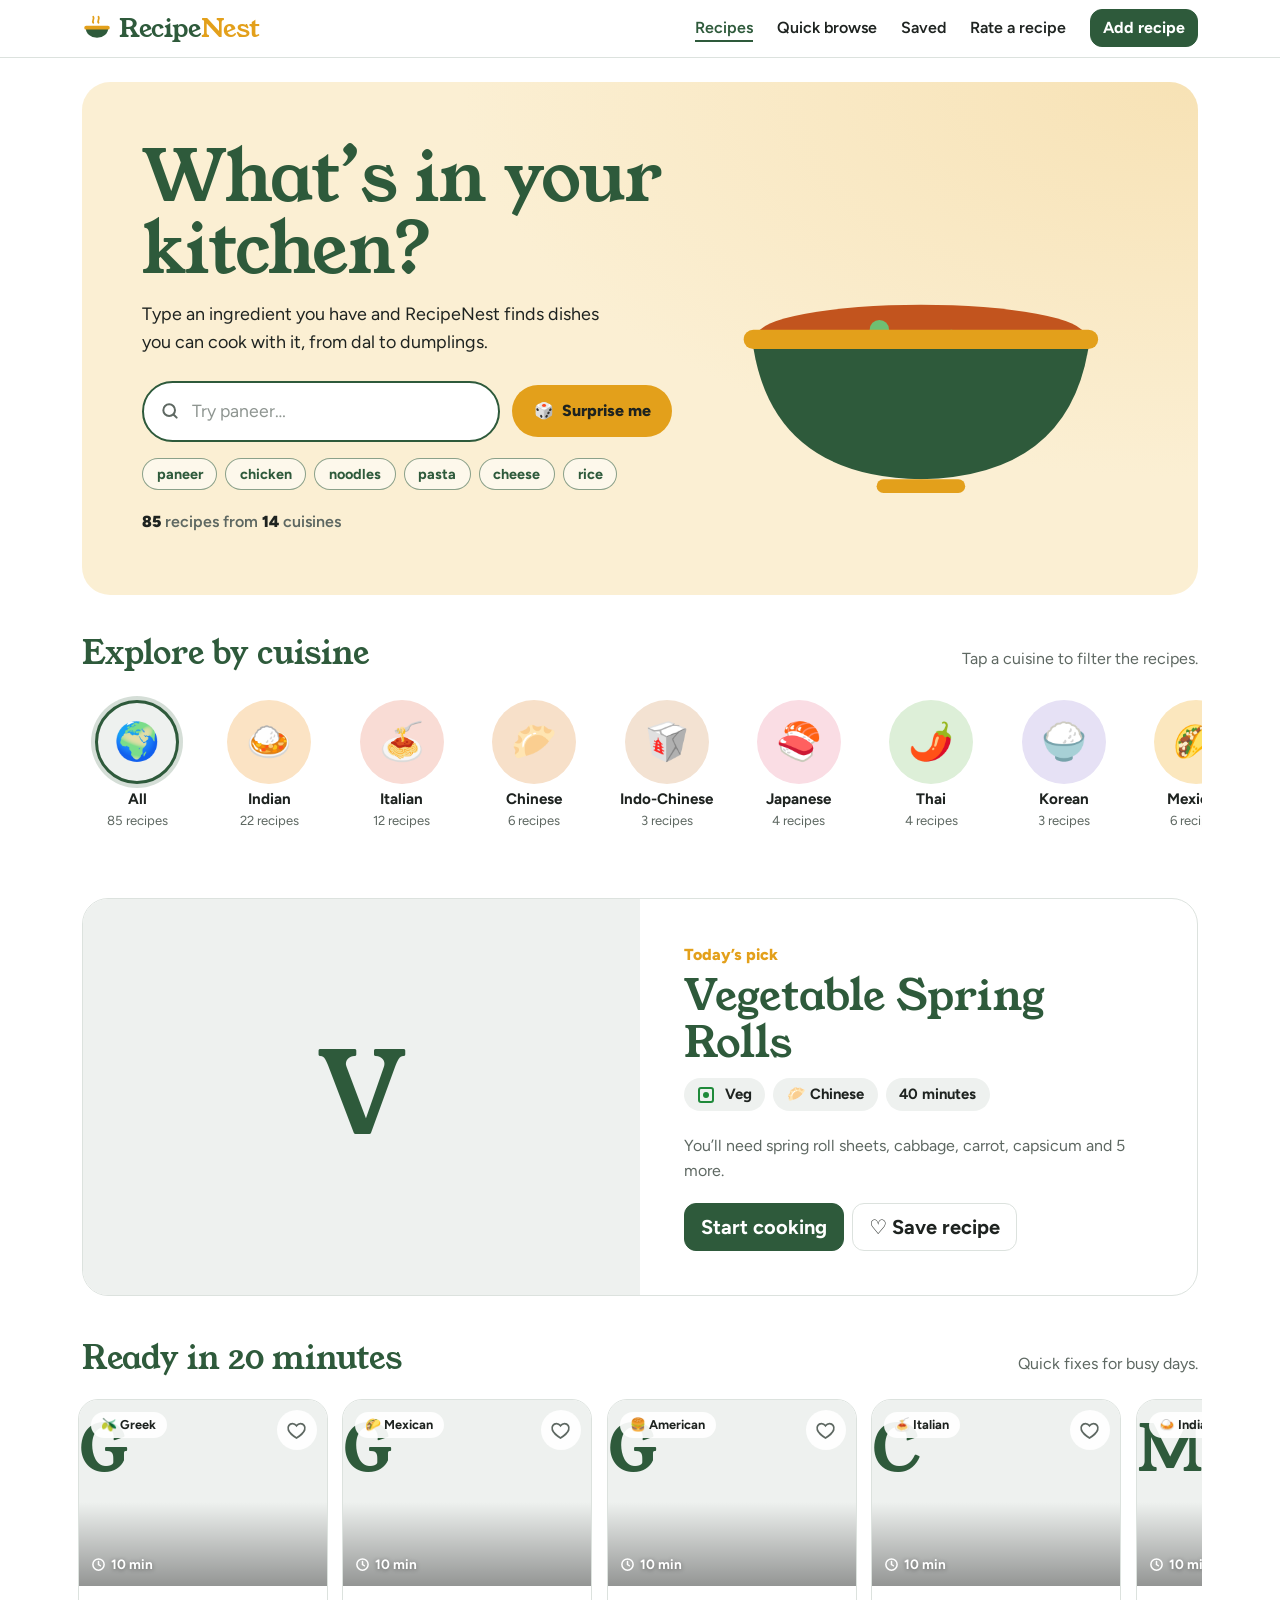
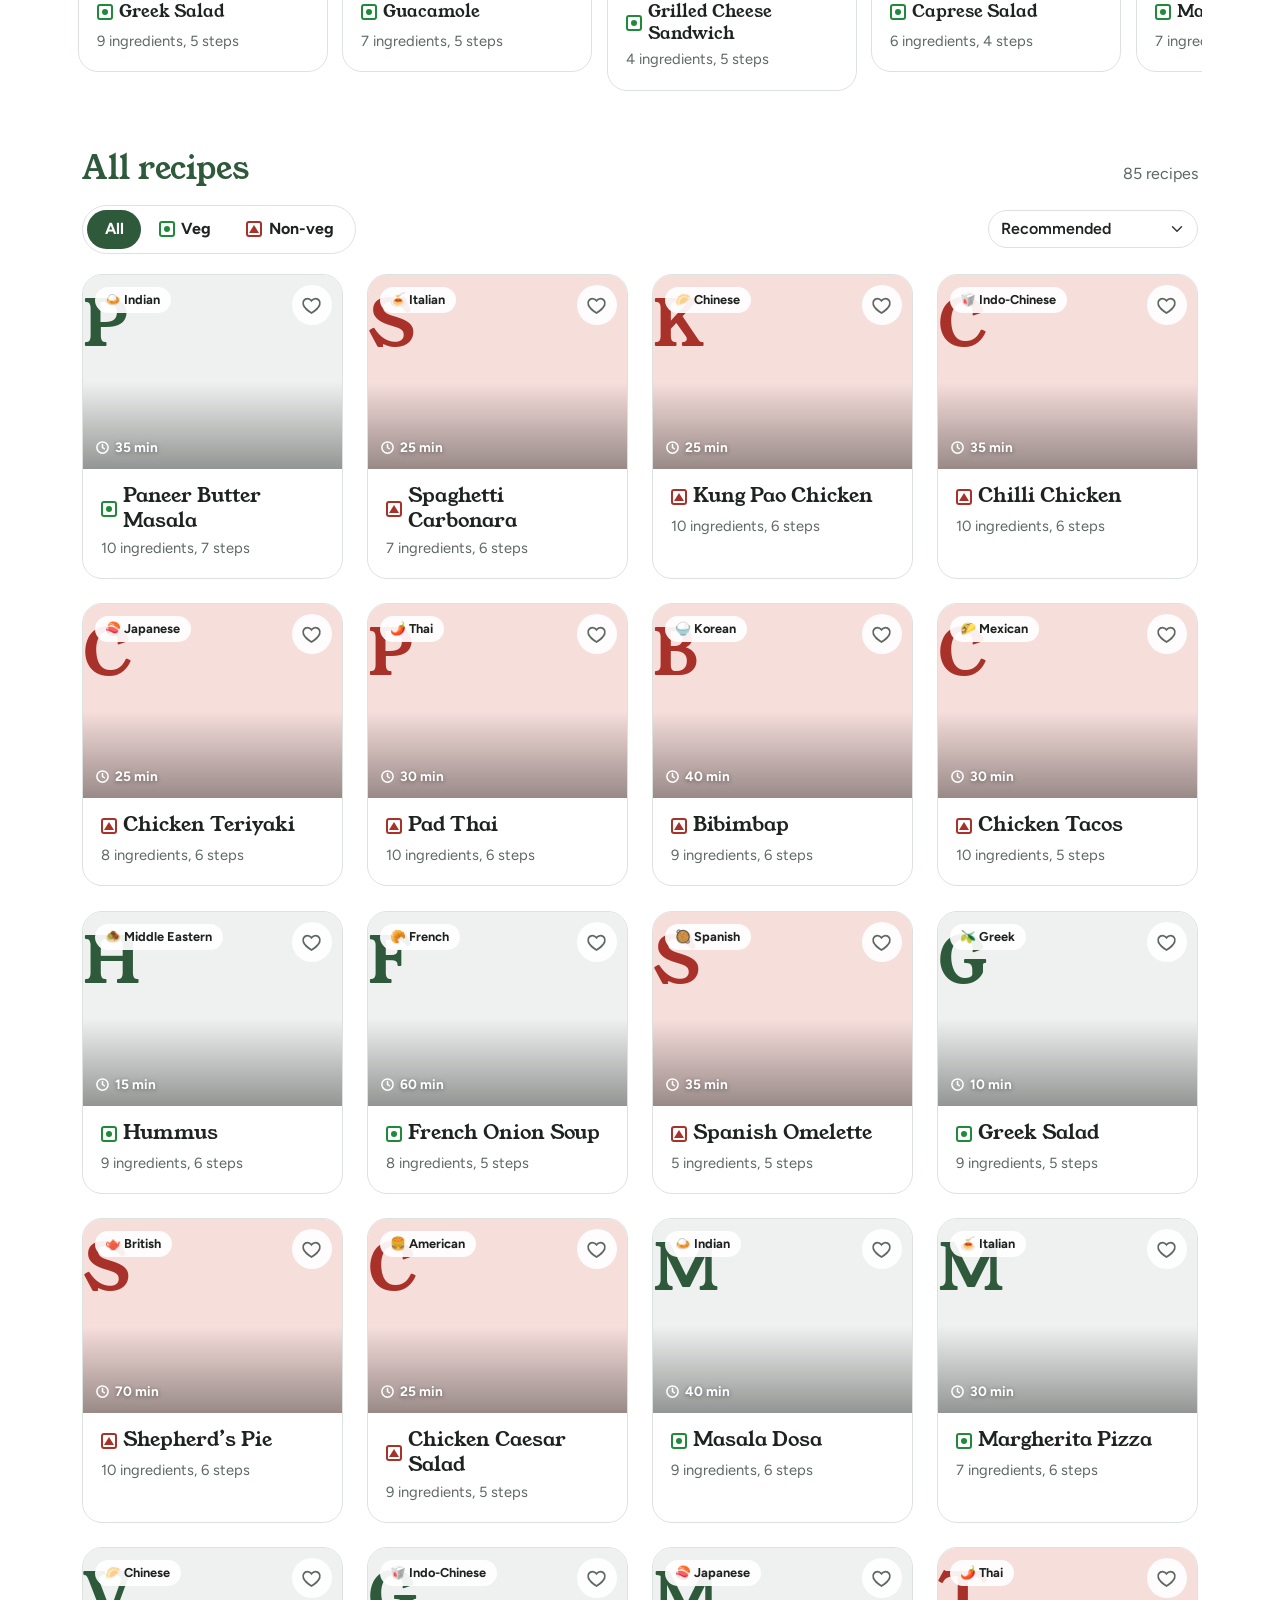
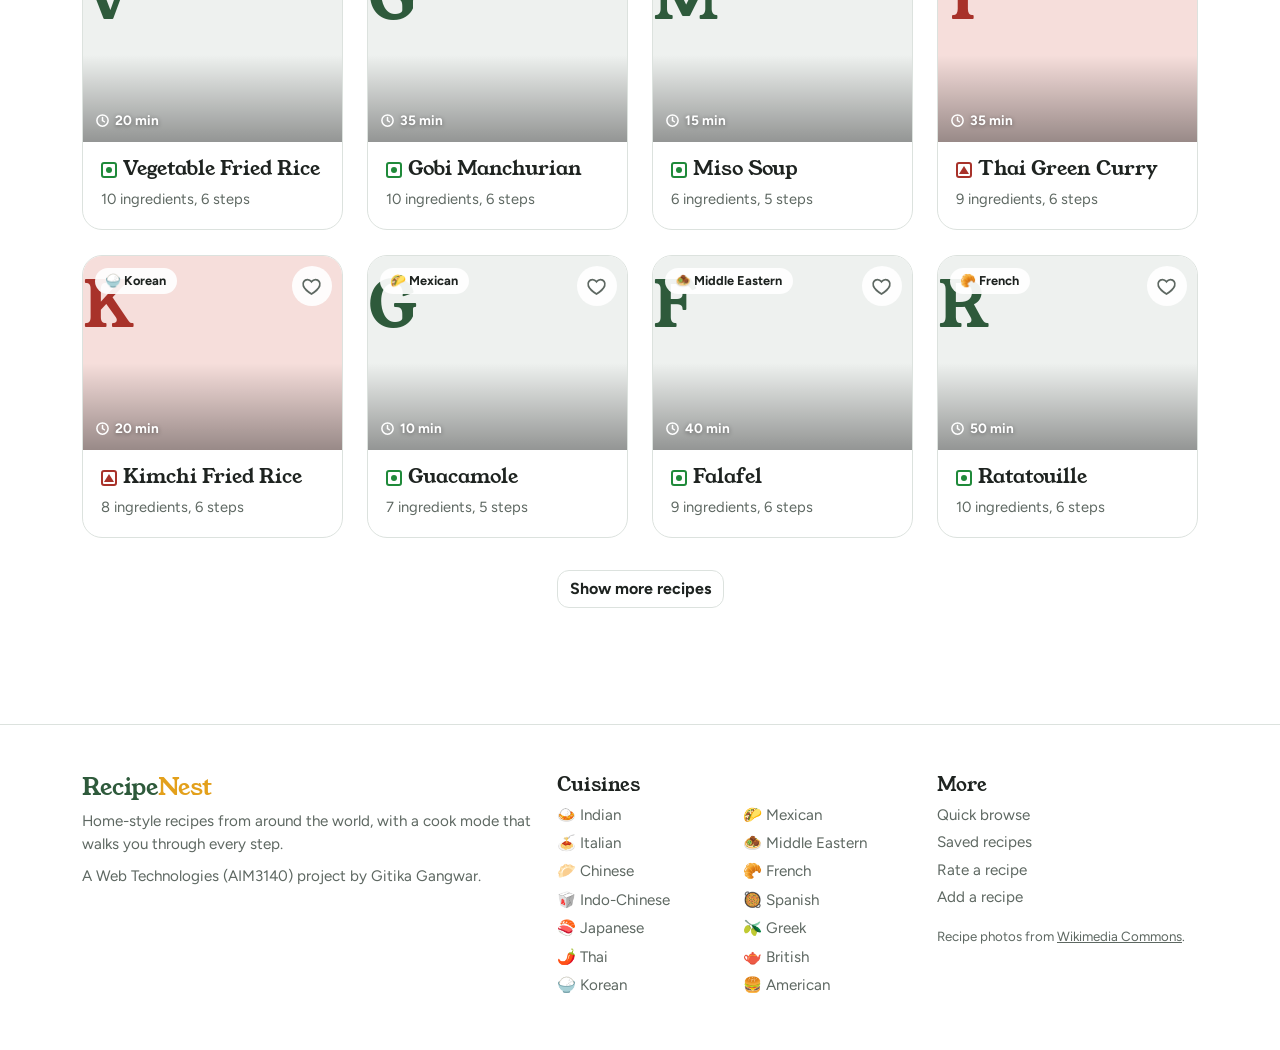
<file: index.html>
<!DOCTYPE html>
<html lang="en">
<head>
<meta charset="UTF-8">
<meta name="viewport" content="width=device-width, initial-scale=1, viewport-fit=cover">
<title>RecipeNest: recipes from 14 cuisines</title>
<meta name="description" content="Find what to cook with what’s in your kitchen. Indian, Italian, Chinese, Japanese, Mexican and more, with step-by-step cook mode.">
<link href="https://cdn.jsdelivr.net/npm/bootstrap@5.3.3/dist/css/bootstrap.min.css" rel="stylesheet">
<link rel="preconnect" href="https://fonts.googleapis.com">
<link rel="preconnect" href="https://fonts.gstatic.com" crossorigin>
<link href="https://fonts.googleapis.com/css2?family=Figtree:wght@400;500;600;700;800&family=Young+Serif&display=swap" rel="stylesheet">
<style>
  :root {
    --bg: #FFFFFF; --surface: #FFFFFF; --steel: #EEF1EF; --hero: #FBEFD3; --hero-2: #F7E2B5;
    --ink: #1E2320; --muted: #5E6862; --line: #DCE2DE;
    --leaf: #2E5A3B; --leaf-hover: #22462D; --on-leaf: #FFFFFF; --heading: #2E5A3B;
    --turmeric: #E3A01B; --veg: #1F8A3A; --chili: #A8322A; --chili-soft: #F6DEDB; --danger: #B42318;
    --heart: #D6336C; --shadow: 0 14px 34px rgba(30, 35, 32, .12);
    color-scheme: light;
  }
  @media (prefers-color-scheme: dark) {
    :root:not([data-theme="light"]) {
      --bg: #141816; --surface: #1C211E; --steel: #262D29; --hero: #2A2517; --hero-2: #362E19;
      --ink: #E8ECE9; --muted: #A3ADA7; --line: #333C37;
      --leaf: #7FB98E; --leaf-hover: #95C9A3; --on-leaf: #10160F; --heading: #A9D6B4;
      --turmeric: #F0B840; --veg: #5CC77A; --chili: #EE8478; --chili-soft: #3A2421; --danger: #F38B80;
      --heart: #F27AA3; --shadow: 0 14px 34px rgba(0, 0, 0, .45);
      color-scheme: dark;
    }
  }
  :root[data-theme="dark"] {
    --bg: #141816; --surface: #1C211E; --steel: #262D29; --hero: #2A2517; --hero-2: #362E19;
    --ink: #E8ECE9; --muted: #A3ADA7; --line: #333C37;
    --leaf: #7FB98E; --leaf-hover: #95C9A3; --on-leaf: #10160F; --heading: #A9D6B4;
    --turmeric: #F0B840; --veg: #5CC77A; --chili: #EE8478; --chili-soft: #3A2421; --danger: #F38B80;
    --heart: #F27AA3; --shadow: 0 14px 34px rgba(0, 0, 0, .45);
    color-scheme: dark;
  }
  :root { box-sizing: border-box; padding-top: env(safe-area-inset-top, 0px); padding-bottom: env(safe-area-inset-bottom, 0px); }
  html { scroll-padding-top: calc(env(safe-area-inset-top, 0px) + 80px); }
  body::before { content: ""; position: fixed; inset: 0 0 auto; height: env(safe-area-inset-top, 0px); z-index: 1031; background: var(--bg); }
  body { font-family: "Figtree", system-ui, -apple-system, "Segoe UI", sans-serif; background: var(--bg); color: var(--ink); line-height: 1.55; }
  h1, h2, h3, .wordmark, .serif { font-family: "Young Serif", Georgia, "Times New Roman", serif; font-weight: 400; }
  a { color: var(--leaf); }
  :focus-visible { outline: 3px solid var(--turmeric); outline-offset: 2px; }
  img { max-width: 100%; }
  button { font: inherit; }

  /* ---------- Nav ---------- */
  .nest-nav { position: sticky; top: env(safe-area-inset-top, 0px); z-index: 1030; background: color-mix(in srgb, var(--bg) 88%, transparent); backdrop-filter: saturate(1.4) blur(10px); -webkit-backdrop-filter: saturate(1.4) blur(10px); border-bottom: 1px solid var(--line); }
  .wordmark { font-size: 1.65rem; color: var(--heading) !important; background: none; border: 0; padding: 0; display: inline-flex; align-items: center; }
  .wordmark svg { margin-right: .45rem; }
  .wordmark span { color: var(--turmeric); }
  .wordmark svg { width: 30px; height: 30px; }
  .nest-nav .nav-link { color: var(--ink); font-weight: 600; background: none; border: 0; display: inline-flex; align-items: center; gap: .35rem; }
  .nest-nav .nav-link:hover { color: var(--leaf); }
  .nest-nav .nav-link[aria-current="page"] { color: var(--leaf); text-decoration: underline; text-underline-offset: 7px; text-decoration-thickness: 2px; }
  .count-badge { background: var(--heart); color: #fff; font-size: .72rem; font-weight: 800; border-radius: 999px; padding: .05rem .45rem; min-width: 1.3rem; text-align: center; }
  .count-badge:empty { display: none; }
  .navbar-toggler { border-color: var(--line); }
  @media (prefers-color-scheme: dark) { :root:not([data-theme="light"]) .navbar-toggler-icon { filter: invert(1); } }
  :root[data-theme="dark"] .navbar-toggler-icon { filter: invert(1); }

  /* ---------- Buttons ---------- */
  .btn { border-radius: 12px; font-weight: 700; }
  .btn-leaf { background: var(--leaf); color: var(--on-leaf); border: 1px solid var(--leaf); }
  .btn-leaf:hover, .btn-leaf:focus { background: var(--leaf-hover); border-color: var(--leaf-hover); color: var(--on-leaf); }
  .btn-line { background: transparent; color: var(--ink); border: 1px solid var(--line); }
  .btn-line:hover { border-color: var(--ink); color: var(--ink); }
  .btn-danger-line { background: transparent; color: var(--danger); border: 1px solid var(--danger); }
  .btn-danger-line:hover, .btn-danger-line.confirming { background: var(--danger); color: var(--bg); }
  .btn-save[aria-pressed="true"] { border-color: var(--heart); color: var(--heart); }

  /* ---------- Hero ---------- */
  .hero { background: radial-gradient(120% 140% at 100% 0%, var(--hero-2) 0%, var(--hero) 55%); border-radius: 28px; padding: clamp(1.75rem, 5vw, 3.75rem); margin-bottom: 2.5rem; display: grid; grid-template-columns: minmax(0, 1.1fr) minmax(0, .9fr); gap: 2rem; align-items: center; overflow: hidden; }
  @media (max-width: 991.98px) { .hero { grid-template-columns: 1fr; } .hero-art { display: none; } }
  .hero h1 { font-size: clamp(2.4rem, 6vw, 4.4rem); line-height: 1.02; margin-bottom: .9rem; color: var(--heading); letter-spacing: -.01em; }
  .hero-sub { font-size: 1.12rem; max-width: 44ch; margin-bottom: 1.6rem; }
  .hero-actions { display: flex; flex-wrap: wrap; gap: .75rem; align-items: center; }
  .search-wrap { position: relative; flex: 1 1 320px; }
  .search-wrap svg { position: absolute; left: 1.15rem; top: 50%; transform: translateY(-50%); width: 20px; height: 20px; color: var(--muted); pointer-events: none; }
  .search-box.form-control { font-size: 1.1rem; padding: .95rem 1.2rem .95rem 3rem; border: 2px solid var(--leaf); border-radius: 999px; background: var(--surface); color: var(--ink); }
  .search-box.form-control:focus { box-shadow: 0 0 0 4px rgba(227,160,27,.45); border-color: var(--leaf); }
  .btn-surprise { border-radius: 999px; padding: .85rem 1.35rem; background: var(--turmeric); color: #1E2320; border: 0; font-weight: 800; display: inline-flex; align-items: center; gap: .5rem; }
  .btn-surprise:hover { filter: brightness(1.06); }
  .btn-surprise.rolling .dice { display: inline-block; animation: roll .6s ease-in-out; }
  @keyframes roll { to { transform: rotate(720deg) scale(1.2); } }
  .chips { display: flex; flex-wrap: wrap; gap: .5rem; margin-top: 1rem; }
  .chip { border: 1px solid color-mix(in srgb, var(--leaf) 55%, transparent); color: var(--leaf); background: color-mix(in srgb, var(--surface) 55%, transparent); border-radius: 999px; padding: .25rem .85rem; font-weight: 700; font-size: .9rem; }
  .chip:hover { background: var(--leaf); color: var(--on-leaf); }
  .hero-stats { margin: 1.25rem 0 0; color: var(--muted); font-weight: 600; }
  .hero-stats strong { color: var(--ink); }

  .hero-art { position: relative; height: 360px; }
  .hero-photo { position: absolute; width: 58%; aspect-ratio: 4 / 5; object-fit: cover; border-radius: 22px; border: 6px solid var(--surface); box-shadow: var(--shadow); animation: float 6s ease-in-out infinite; background: var(--steel); }
  .hero-photo.p1 { left: 0; top: 30px; --r: -6deg; transform: rotate(-6deg); }
  .hero-photo.p2 { right: 0; top: 0; width: 52%; --r: 5deg; transform: rotate(5deg); animation-delay: -2s; }
  .hero-photo.p3 { left: 28%; bottom: -10px; width: 46%; aspect-ratio: 1; --r: -2deg; transform: rotate(-2deg); animation-delay: -4s; z-index: 2; }
  @keyframes float { 0%, 100% { transform: translateY(0) rotate(var(--r)); } 50% { transform: translateY(-8px) rotate(var(--r)); } }
  .bowl-body { fill: var(--leaf); } .bowl-rim { fill: var(--turmeric); } .bowl-food { fill: #C2541E; } .bowl-leaf { fill: #6FBF73; }
  .steam { fill: none; stroke: var(--muted); stroke-width: 6; stroke-linecap: round; opacity: 0; animation: steam 3.2s ease-in-out infinite; }
  .steam.s2 { animation-delay: 1s; } .steam.s3 { animation-delay: 2s; }
  @keyframes steam { 0% { opacity: 0; transform: translateY(18px); } 35% { opacity: .55; } 100% { opacity: 0; transform: translateY(-26px); } }

  /* ---------- Sections ---------- */
  .section { margin-bottom: 2.75rem; }
  .section-head { display: flex; align-items: baseline; justify-content: space-between; gap: 1rem; margin-bottom: 1rem; flex-wrap: wrap; }
  .section-head h2 { font-size: clamp(1.5rem, 3vw, 2rem); margin: 0; color: var(--heading); }
  .section-head p { margin: 0; color: var(--muted); }
  .link-btn { background: none; border: 0; padding: 0; color: var(--leaf); font-weight: 700; }
  .link-btn:hover { text-decoration: underline; }

  /* Cuisine strip */
  .hscroll { display: flex; gap: .9rem; overflow-x: auto; padding: .25rem .25rem 1rem; margin: 0 -.25rem; scroll-snap-type: x proximity; scrollbar-width: thin; }
  .cuisine-tile { flex: 0 0 auto; width: 118px; scroll-snap-align: start; display: flex; flex-direction: column; align-items: center; gap: .45rem; background: none; border: 0; padding: .4rem 0; color: var(--ink); }
  .cuisine-icon { width: 84px; height: 84px; border-radius: 50%; display: flex; align-items: center; justify-content: center; font-size: 2.3rem; background: var(--tint, var(--steel)); border: 3px solid transparent; transition: transform .25s cubic-bezier(.3,1.5,.5,1), border-color .2s; }
  .cuisine-tile:hover .cuisine-icon { transform: translateY(-4px) scale(1.04); }
  .cuisine-tile[aria-pressed="true"] .cuisine-icon { border-color: var(--leaf); box-shadow: 0 0 0 4px color-mix(in srgb, var(--leaf) 20%, transparent); }
  .cuisine-name { font-weight: 700; line-height: 1.15; text-align: center; font-size: .95rem; }
  .cuisine-count { color: var(--muted); font-size: .82rem; margin-top: -.3rem; }

  /* Today's pick */
  .pick { display: grid; grid-template-columns: minmax(0, 1fr) minmax(0, 1fr); background: var(--surface); border: 1px solid var(--line); border-radius: 26px; overflow: hidden; }
  @media (max-width: 767.98px) { .pick { grid-template-columns: 1fr; } }
  .pick-media { position: relative; min-height: 300px; }
  .pick-media .pick-photo { position: absolute; inset: 0; width: 100%; height: 100%; object-fit: cover; font-size: 7rem; }
  .pick-body { padding: clamp(1.5rem, 4vw, 2.75rem); display: flex; flex-direction: column; justify-content: center; }
  .pick-label { color: var(--turmeric); font-weight: 800; margin-bottom: .35rem; }
  .pick-body h3 { font-size: clamp(1.9rem, 4vw, 2.7rem); line-height: 1.08; color: var(--heading); margin-bottom: .75rem; }
  .pick-ings { color: var(--muted); margin-bottom: 1.25rem; }

  /* Filter row */
  .filter-row { display: flex; flex-wrap: wrap; gap: .75rem; align-items: center; justify-content: space-between; margin-bottom: 1.25rem; }
  .type-filter { display: inline-flex; background: var(--surface); border: 1px solid var(--line); border-radius: 999px; padding: 4px; position: relative; }
  .type-filter button { position: relative; z-index: 1; border: 0; background: none; padding: .45rem 1.1rem; font-weight: 700; color: var(--ink); border-radius: 999px; transition: color .25s; display: inline-flex; align-items: center; }
  .type-filter button[aria-pressed="true"] { color: var(--on-leaf); }
  .type-filter button[aria-pressed="true"] .food-mark { color: var(--on-leaf); }
  .type-pill { position: absolute; top: 4px; bottom: 4px; left: 4px; background: var(--leaf); border-radius: 999px; transition: transform .35s cubic-bezier(.4,1.3,.5,1), width .35s cubic-bezier(.4,1.3,.5,1); }
  .sort-select { max-width: 210px; border-radius: 999px !important; font-weight: 600; }
  .active-filter { display: inline-flex; align-items: center; gap: .4rem; background: var(--steel); border-radius: 999px; padding: .3rem .4rem .3rem .9rem; font-weight: 700; }
  .active-filter button { border: 0; background: var(--surface); border-radius: 50%; width: 26px; height: 26px; line-height: 1; color: var(--ink); }

  /* Food mark */
  .food-mark { display: inline-block; width: 16px; height: 16px; border: 2px solid currentColor; border-radius: 3px; position: relative; vertical-align: -2px; margin-right: .4rem; flex-shrink: 0; }
  .food-mark.veg { color: var(--veg); }
  .food-mark.veg::after { content: ""; position: absolute; inset: 3px; background: currentColor; border-radius: 50%; }
  .food-mark.nonveg { color: var(--chili); }
  .food-mark.nonveg::after { content: ""; position: absolute; left: 1px; top: 2px; border-left: 5px solid transparent; border-right: 5px solid transparent; border-bottom: 8px solid currentColor; }

  /* ---------- Recipe cards ---------- */
  .rcard { position: relative; height: 100%; background: var(--surface); border: 1px solid var(--line); border-radius: 20px; overflow: hidden; transition: transform .25s ease, box-shadow .25s ease, border-color .25s; }
  .rcard:hover, .rcard:focus-within { transform: translateY(-5px); box-shadow: var(--shadow); border-color: color-mix(in srgb, var(--leaf) 45%, var(--line)); }
  .rcard-media { position: relative; overflow: hidden; aspect-ratio: 4 / 3; background: var(--steel); }
  .rcard-media .recipe-photo { width: 100%; height: 100%; object-fit: cover; display: block; transition: transform .6s ease; }
  .rcard:hover .recipe-photo { transform: scale(1.06); }
  .rcard-media::after { content: ""; position: absolute; inset: auto 0 0 0; height: 45%; background: linear-gradient(to top, rgba(0,0,0,.38), transparent); pointer-events: none; }
  .chip-cuisine { position: absolute; left: .75rem; top: .75rem; z-index: 1; background: rgba(255,255,255,.92); color: #1E2320; font-weight: 700; font-size: .8rem; border-radius: 999px; padding: .2rem .65rem; }
  .time-badge { position: absolute; left: .75rem; bottom: .7rem; z-index: 1; color: #fff; font-weight: 700; font-size: .85rem; display: inline-flex; align-items: center; gap: .3rem; text-shadow: 0 1px 4px rgba(0,0,0,.4); }
  .time-badge svg { width: 15px; height: 15px; }
  .fav { position: absolute; right: .65rem; top: .65rem; z-index: 3; width: 40px; height: 40px; border-radius: 50%; border: 0; background: rgba(255,255,255,.92); display: flex; align-items: center; justify-content: center; color: #5E6862; transition: transform .2s; }
  .fav svg { width: 21px; height: 21px; }
  .fav:hover { transform: scale(1.1); }
  .fav[aria-pressed="true"] { color: var(--heart); }
  .fav[aria-pressed="true"] svg path { fill: currentColor; }
  .fav.pop { animation: heartPop .45s ease; }
  @keyframes heartPop { 40% { transform: scale(1.35); } 100% { transform: scale(1); } }
  .rcard-body { padding: .95rem 1.1rem 1.15rem; }
  .rcard-title { font-size: 1.22rem; margin: 0 0 .25rem; line-height: 1.25; }
  .rcard-link { background: none; border: 0; padding: 0; color: var(--ink); text-align: left; display: inline-flex; align-items: center; font: inherit; }
  .rcard-link::after { content: ""; position: absolute; inset: 0; z-index: 2; }
  .rcard:hover .rcard-link { color: var(--leaf); }
  .rcard-meta { margin: 0; color: var(--muted); font-size: .92rem; }
  .placeholder-photo { display: flex; align-items: center; justify-content: center; background: var(--steel); color: var(--heading); font-family: "Young Serif", Georgia, serif; font-size: 4rem; width: 100%; height: 100%; }
  .placeholder-photo.nonveg { background: var(--chili-soft); color: var(--chili); }
  .quick-row .rcard { width: 250px; flex: 0 0 auto; scroll-snap-align: start; }
  .quick-row .rcard-title { font-size: 1.08rem; }
  .card-in { animation: rise .45s ease both; animation-delay: calc(var(--i, 0) * 45ms); }
  @keyframes rise { from { opacity: 0; transform: translateY(16px) scale(.98); } to { opacity: 1; transform: none; } }
  .empty-state { border: 2px dashed var(--line); border-radius: 20px; padding: 2.5rem 1.5rem; text-align: center; }
  .empty-state .big { font-size: 2.5rem; }
  .more-btn { display: block; margin: 2rem auto 0; }

  /* ---------- Detail ---------- */
  .crumbs { display: flex; gap: .4rem; align-items: center; color: var(--muted); font-weight: 600; flex-wrap: wrap; }
  .crumbs button { background: none; border: 0; padding: 0; color: var(--leaf); font-weight: 700; }
  .detail-photo-wrap { position: sticky; top: calc(env(safe-area-inset-top, 0px) + 92px); }
  .detail-photo { width: 100%; aspect-ratio: 4 / 3; object-fit: cover; border-radius: 24px; display: block; font-size: 8rem; }
  .photo-credit { font-size: .85rem; color: var(--muted); margin: .5rem 0 0; }
  .photo-credit a { color: var(--muted); }
  .detail-title { font-size: clamp(2.1rem, 5vw, 3.2rem); color: var(--heading); line-height: 1.06; margin: .5rem 0 .25rem; }
  .tags { display: flex; gap: .5rem; flex-wrap: wrap; margin: .9rem 0 1.4rem; }
  .tag { display: inline-flex; align-items: center; gap: .3rem; background: var(--steel); border-radius: 999px; padding: .32rem .85rem; font-weight: 700; font-size: .93rem; }
  .avg { color: var(--turmeric); }
  .section-title { font-size: 1.45rem; margin: 1.6rem 0 .6rem; }
  .ing-list { list-style: none; padding: 0; columns: 2 220px; }
  .ing-list li { break-inside: avoid; margin-bottom: .3rem; }
  .ing-item { display: flex; gap: .6rem; align-items: flex-start; width: 100%; text-align: left; background: none; border: 0; padding: .25rem 0; color: var(--ink); }
  .ing-box { flex: 0 0 auto; width: 20px; height: 20px; margin-top: 2px; border: 2px solid var(--leaf); border-radius: 6px; display: inline-flex; align-items: center; justify-content: center; transition: background .2s; }
  .ing-box::after { content: "✓"; color: var(--on-leaf); font-size: .8rem; font-weight: 800; transform: scale(0); transition: transform .25s cubic-bezier(.3,1.8,.5,1); }
  .ing-item[aria-pressed="true"] .ing-box { background: var(--leaf); }
  .ing-item[aria-pressed="true"] .ing-box::after { transform: scale(1); }
  .ing-item[aria-pressed="true"] .ing-text { text-decoration: line-through; color: var(--muted); }
  .cook-progress { display: flex; align-items: center; gap: .75rem; margin: .25rem 0 1rem; }
  .bar { flex: 1; height: 10px; background: var(--steel); border-radius: 999px; overflow: hidden; max-width: 360px; }
  .bar span { display: block; height: 100%; width: 0; background: linear-gradient(90deg, var(--leaf), var(--turmeric)); border-radius: 999px; transition: width .45s cubic-bezier(.4,1.2,.5,1); }
  .step-list { padding-left: 0; list-style: none; counter-reset: step; max-width: 65ch; }
  .step-list li { counter-increment: step; position: relative; cursor: pointer; border-radius: 14px; padding: .6rem .75rem .6rem 3.25rem; margin-left: -.5rem; transition: background .25s, color .25s; }
  .step-list li::before { content: counter(step); position: absolute; left: .6rem; top: .5rem; width: 1.9rem; height: 1.9rem; border-radius: 50%; background: var(--steel); color: var(--ink); display: flex; align-items: center; justify-content: center; font-weight: 800; font-size: .9rem; transition: background .25s, transform .3s; }
  .step-list li:hover { background: var(--steel); }
  .step-list li.current { background: var(--hero); }
  .step-list li.current::before { background: var(--turmeric); color: #1E2320; transform: scale(1.12); }
  .step-list li.done { color: var(--muted); }
  .step-list li.done::before { content: "✓"; background: var(--leaf); color: var(--on-leaf); }
  .cook-done { display: none; background: var(--hero); border-radius: 16px; padding: 1rem 1.25rem; margin-top: .5rem; font-weight: 700; }
  .cook-done.show { display: block; animation: rise .4s ease both; }

  /* ---------- Forms, browse, ratings ---------- */
  .form-wrap { max-width: 760px; }
  .page-title { color: var(--heading); font-size: clamp(2rem, 4.5vw, 2.8rem); margin-bottom: .4rem; }
  .form-label { font-weight: 700; }
  .hint { font-weight: 400; color: var(--muted); font-size: .9rem; }
  .form-control, .form-select { border-radius: 12px; background-color: var(--surface); color: var(--ink); border-color: var(--line); }
  .form-control:focus, .form-select:focus { border-color: var(--leaf); box-shadow: 0 0 0 3px rgba(46,90,59,.25); background-color: var(--surface); color: var(--ink); }
  .form-control::placeholder { color: var(--muted); opacity: .7; }
  .invalid-feedback { color: var(--danger); }
  .form-control.is-invalid { border-color: var(--danger); }
  .radio-row { display: flex; flex-wrap: wrap; gap: .5rem; }
  .radio-pill { display: inline-flex; align-items: center; gap: .4rem; border: 1px solid var(--line); border-radius: 999px; padding: .45rem 1rem; cursor: pointer; font-weight: 600; }
  .radio-pill:has(input:checked) { border-color: var(--leaf); background: var(--steel); }
  .image-preview { margin-top: .75rem; max-width: 260px; border-radius: 12px; }
  .card-panel { background: var(--surface); border: 1px solid var(--line); border-radius: 22px; padding: clamp(1.25rem, 3vw, 2rem); }
  .sub { color: var(--muted); }
  .toolbar { display: flex; flex-wrap: wrap; gap: .75rem; align-items: center; margin: 1.25rem 0 1.5rem; }
  .seg { display: inline-flex; }
  .seg button { margin-left: -1px; border: 1px solid var(--line); background: var(--surface); color: var(--ink); padding: .5rem 1.1rem; font-weight: 700; }
  .seg button:first-child { border-radius: 999px 0 0 999px; margin-left: 0; }
  .seg button:last-child { border-radius: 0 999px 999px 0; }
  .seg button[aria-pressed="true"] { background: var(--leaf); color: var(--on-leaf); border-color: var(--leaf); position: relative; }
  .row-item { display: grid; grid-template-columns: 64px 1fr auto; gap: 1rem; align-items: center; padding: .85rem 0; border-bottom: 1px solid var(--line); animation: rise .35s ease both; animation-delay: calc(var(--i, 0) * 25ms); }
  .thumb { width: 64px; height: 64px; border-radius: 14px; object-fit: cover; font-size: 1.7rem; }
  .row-title { font-weight: 700; font-size: 1.05rem; color: var(--ink); background: none; border: 0; padding: 0; text-align: left; display: inline-flex; align-items: center; }
  .row-title:hover { color: var(--leaf); text-decoration: underline; }
  .mins { font-weight: 700; background: var(--steel); border-radius: 999px; padding: .25rem .75rem; white-space: nowrap; }
  .table { --bs-table-bg: transparent; --bs-table-color: var(--ink); --bs-table-border-color: var(--line); }
  .table td.stars { color: var(--turmeric); letter-spacing: 1px; white-space: nowrap; }
  .star-pick { display: inline-flex; flex-direction: row-reverse; gap: .15rem; }
  .star-pick input { position: absolute; opacity: 0; width: 1px; height: 1px; }
  .star-pick label { font-size: 2.1rem; line-height: 1; color: var(--line); cursor: pointer; transition: transform .2s, color .2s; }
  .star-pick label:hover, .star-pick label:hover ~ label, .star-pick input:checked ~ label { color: var(--turmeric); }
  .star-pick label:hover { transform: scale(1.18); }
  .star-pick input:focus-visible + label { outline: 3px solid var(--turmeric); border-radius: 4px; }

  /* ---------- Footer, toast, transitions ---------- */
  .site-footer { border-top: 1px solid var(--line); color: var(--muted); font-size: .95rem; background: var(--surface); }
  .site-footer h3 { font-size: 1.2rem; color: var(--ink); }
  .site-footer button { background: none; border: 0; padding: 0; color: var(--muted); }
  .site-footer button:hover, .site-footer a:hover { color: var(--leaf); }
  .site-footer a { color: var(--muted); }
  .footer-links { list-style: none; padding: 0; margin: 0; columns: 2; }
  .footer-links li { margin-bottom: .3rem; }
  .toast-msg { position: fixed; left: 50%; bottom: calc(env(safe-area-inset-bottom, 0px) + 1.25rem); transform: translateX(-50%); background: var(--ink); color: var(--bg); padding: .7rem 1.2rem; border-radius: 999px; font-weight: 700; z-index: 2000; box-shadow: var(--shadow); }
  .toast-msg:not([hidden]) { animation: toastIn .35s cubic-bezier(.3,1.4,.5,1); }
  @keyframes toastIn { from { opacity: 0; transform: translate(-50%, 20px); } to { opacity: 1; transform: translate(-50%, 0); } }
  .view[hidden] { display: none !important; }
  .view-enter { animation: viewIn .35s ease both; }
  @keyframes viewIn { from { opacity: 0; transform: translateY(10px); } to { opacity: 1; transform: none; } }
  @media (prefers-reduced-motion: reduce) { *, *::before, *::after { transition: none !important; animation: none !important; } }
</style>
</head>
<body>

<nav class="navbar navbar-expand-lg nest-nav">
  <div class="container">
    <button class="navbar-brand wordmark" type="button" data-go="home" aria-label="RecipeNest home">
      <svg viewBox="0 0 40 40" aria-hidden="true"><path d="M5 20h30a15 13 0 0 1-30 0z" style="fill:var(--leaf)"/><rect x="3" y="17" width="34" height="5" rx="2.5" fill="#E3A01B"/><path d="M15 13c-2-3 2-5 0-8M22 13c-2-3 2-5 0-8" stroke="#E3A01B" stroke-width="2.4" fill="none" stroke-linecap="round"/></svg>
      Recipe<span>Nest</span>
    </button>
    <button class="navbar-toggler" type="button" data-bs-toggle="collapse" data-bs-target="#nav" aria-controls="nav" aria-expanded="false" aria-label="Open menu">
      <span class="navbar-toggler-icon"></span>
    </button>
    <div class="collapse navbar-collapse" id="nav">
      <ul class="navbar-nav ms-auto align-items-lg-center gap-lg-2">
        <li class="nav-item"><button class="nav-link" type="button" data-go="home">Recipes</button></li>
        <li class="nav-item"><button class="nav-link" type="button" data-go="browse">Quick browse</button></li>
        <li class="nav-item"><button class="nav-link" type="button" data-go="saved">Saved <span class="count-badge" id="saved-count"></span></button></li>
        <li class="nav-item"><button class="nav-link" type="button" data-go="rate">Rate a recipe</button></li>
        <li class="nav-item ms-lg-2 mt-2 mt-lg-0 mb-2 mb-lg-0"><button class="btn btn-leaf" type="button" data-go="add">Add recipe</button></li>
      </ul>
    </div>
  </div>
</nav>

<main class="container py-4">

  <!-- HOME -->
  <section class="view" id="view-home">
    <div class="hero">
      <div>
        <h1>What’s in your kitchen?</h1>
        <p class="hero-sub">Type an ingredient you have and RecipeNest finds dishes you can cook with it, from dal to dumplings.</p>
        <div class="hero-actions">
          <div class="search-wrap">
            <svg viewBox="0 0 24 24" fill="none" stroke="currentColor" stroke-width="2.4" stroke-linecap="round" aria-hidden="true"><circle cx="11" cy="11" r="7"/><path d="m20 20-3.5-3.5"/></svg>
            <label class="visually-hidden" for="search">Search by ingredient or dish</label>
            <input id="search" class="form-control search-box" type="search" autocomplete="off" placeholder="Try paneer…">
          </div>
          <button class="btn-surprise" type="button" id="surprise"><span class="dice" aria-hidden="true">🎲</span>Surprise me</button>
        </div>
        <div class="chips" aria-label="Popular searches">
          <button class="chip" type="button" data-chip="paneer">paneer</button>
          <button class="chip" type="button" data-chip="chicken">chicken</button>
          <button class="chip" type="button" data-chip="noodles">noodles</button>
          <button class="chip" type="button" data-chip="pasta">pasta</button>
          <button class="chip" type="button" data-chip="cheese">cheese</button>
          <button class="chip" type="button" data-chip="rice">rice</button>
        </div>
        <p class="hero-stats" id="hero-stats"></p>
      </div>
      <div class="hero-art" id="hero-art" aria-hidden="true"></div>
    </div>

    <div class="section">
      <div class="section-head"><h2>Explore by cuisine</h2><p>Tap a cuisine to filter the recipes.</p></div>
      <div class="hscroll" id="cuisine-strip" role="group" aria-label="Filter by cuisine"></div>
    </div>

    <div id="featured">
      <div class="section" id="pick-section"></div>
      <div class="section">
        <div class="section-head"><h2>Ready in 20 minutes</h2><p>Quick fixes for busy days.</p></div>
        <div class="hscroll quick-row" id="quick-row"></div>
      </div>
    </div>

    <div class="section" id="all-recipes">
      <div class="section-head"><h2 id="grid-title">All recipes</h2><p id="result-count" aria-live="polite"></p></div>
      <div class="filter-row">
        <div class="d-flex flex-wrap gap-2 align-items-center">
          <div class="type-filter" role="group" aria-label="Show veg or non-veg">
            <span class="type-pill" aria-hidden="true"></span>
            <button type="button" data-home-type="all" aria-pressed="true">All</button>
            <button type="button" data-home-type="veg" aria-pressed="false"><span class="food-mark veg"></span>Veg</button>
            <button type="button" data-home-type="nonveg" aria-pressed="false"><span class="food-mark nonveg"></span>Non-veg</button>
          </div>
          <span id="active-cuisine"></span>
        </div>
        <label class="visually-hidden" for="home-sort">Sort recipes</label>
        <select id="home-sort" class="form-select sort-select">
          <option value="rec">Recommended</option>
          <option value="quick">Quickest first</option>
          <option value="az">A to Z</option>
        </select>
      </div>
      <div id="recipe-grid" class="row g-4"></div>
      <button class="btn btn-line more-btn" type="button" id="show-more" hidden>Show more recipes</button>
    </div>
  </section>

  <!-- DETAIL -->
  <section class="view" id="view-detail" hidden></section>

  <!-- SAVED -->
  <section class="view" id="view-saved" hidden>
    <h1 class="page-title">Saved recipes</h1>
    <p class="sub mb-4">Your favourites, kept on this device.</p>
    <div id="saved-grid" class="row g-4"></div>
  </section>

  <!-- ADD / EDIT -->
  <section class="view" id="view-form" hidden>
    <div class="form-wrap">
      <h1 class="page-title" id="form-title">Add a recipe</h1>
      <p class="sub mb-4">Share a dish you love. Fields marked with a hint are optional.</p>
      <form id="recipe-form" class="card-panel" novalidate>
        <div class="mb-3">
          <label class="form-label" for="f-title">Recipe name</label>
          <input class="form-control" id="f-title" name="title" maxlength="120" placeholder="e.g. Paneer Butter Masala">
          <div class="invalid-feedback" data-for="title"></div>
        </div>
        <div class="row g-3 mb-3">
          <div class="col-md-4">
            <span class="form-label d-block">Type</span>
            <div class="radio-row">
              <label class="radio-pill"><input type="radio" name="type" value="veg" checked> <span class="food-mark veg"></span>Veg</label>
              <label class="radio-pill"><input type="radio" name="type" value="nonveg"> <span class="food-mark nonveg"></span>Non-veg</label>
            </div>
          </div>
          <div class="col-sm-6 col-md-4">
            <label class="form-label" for="f-cuisine">Cuisine</label>
            <select class="form-select" id="f-cuisine"></select>
          </div>
          <div class="col-sm-6 col-md-4">
            <label class="form-label" for="f-time">Cooking time (minutes)</label>
            <input class="form-control" id="f-time" name="cook_time" type="number" min="1" max="600" inputmode="numeric" placeholder="e.g. 30">
            <div class="invalid-feedback" data-for="cook_time"></div>
          </div>
        </div>
        <div class="mb-3">
          <label class="form-label" for="f-ing">Ingredients <span class="hint">one per line</span></label>
          <textarea class="form-control" id="f-ing" name="ingredients" rows="6" placeholder="200 g paneer&#10;2 tomatoes&#10;1 tbsp butter"></textarea>
          <div class="invalid-feedback" data-for="ingredients"></div>
        </div>
        <div class="mb-3">
          <label class="form-label" for="f-steps">Method <span class="hint">one step per line</span></label>
          <textarea class="form-control" id="f-steps" name="steps" rows="6" placeholder="Heat butter in a pan&#10;Add tomato puree and cook 5 minutes"></textarea>
          <div class="invalid-feedback" data-for="steps"></div>
        </div>
        <div class="mb-4">
          <label class="form-label" for="f-image">Photo <span class="hint">JPG or PNG, optional</span></label>
          <input class="form-control" id="f-image" name="image" type="file" accept=".jpg,.jpeg,.png">
          <div class="invalid-feedback" data-for="image"></div>
          <label class="form-label mt-3" for="f-url">Or paste an image link <span class="hint">from the web</span></label>
          <input class="form-control" id="f-url" name="image_url" type="url" inputmode="url" placeholder="https://…/photo.jpg">
          <div class="invalid-feedback" data-for="image_url"></div>
          <img id="image-preview" class="image-preview" alt="Preview of the selected photo" hidden>
        </div>
        <div class="d-flex gap-2">
          <button class="btn btn-leaf" type="submit" id="form-submit">Add recipe</button>
          <button class="btn btn-line" type="button" id="form-cancel">Cancel</button>
        </div>
      </form>
    </div>
  </section>

  <!-- QUICK BROWSE -->
  <section class="view" id="view-browse" hidden>
    <div style="max-width: 860px;">
      <h1 class="page-title">Quick browse</h1>
      <p class="sub">Every recipe on one screen. Filter by type and cuisine, and sort by cooking time.</p>
      <div class="toolbar">
        <div class="seg" role="group" aria-label="Filter by type">
          <button type="button" data-type="all" aria-pressed="true">All</button>
          <button type="button" data-type="veg" aria-pressed="false">Veg</button>
          <button type="button" data-type="nonveg" aria-pressed="false">Non-veg</button>
        </div>
        <label class="visually-hidden" for="b-text">Filter by name</label>
        <input id="b-text" class="form-control" style="max-width: 200px;" placeholder="Filter by name">
        <label class="visually-hidden" for="b-cuisine">Cuisine</label>
        <select id="b-cuisine" class="form-select" style="max-width: 190px;"></select>
        <label class="visually-hidden" for="b-sort">Sort</label>
        <select id="b-sort" class="form-select" style="max-width: 180px;">
          <option value="title">Sort by name</option>
          <option value="quick">Quickest first</option>
          <option value="long">Longest first</option>
        </select>
      </div>
      <p class="sub" id="b-count"></p>
      <div id="b-list"></div>
    </div>
  </section>

  <!-- RATE -->
  <section class="view" id="view-rate" hidden>
    <div class="form-wrap">
      <h1 class="page-title">Rate a recipe</h1>
      <p class="sub mb-4">Cooked something from RecipeNest? Tell others how it turned out.</p>
      <form id="rate-form" class="card-panel mb-5" novalidate>
        <div class="mb-3">
          <label class="form-label" for="r-name">Your name</label>
          <input class="form-control" id="r-name" maxlength="60">
          <div class="invalid-feedback" data-for="r-name"></div>
        </div>
        <div class="mb-3">
          <label class="form-label" for="r-recipe">Recipe</label>
          <select class="form-select" id="r-recipe"></select>
          <div class="invalid-feedback" data-for="r-recipe"></div>
        </div>
        <fieldset class="mb-3">
          <legend class="form-label fs-6 mb-1">Rating</legend>
          <div class="star-pick" id="star-pick">
            <input type="radio" name="stars" id="s5" value="5"><label for="s5" title="5 stars">★</label>
            <input type="radio" name="stars" id="s4" value="4"><label for="s4" title="4 stars">★</label>
            <input type="radio" name="stars" id="s3" value="3"><label for="s3" title="3 stars">★</label>
            <input type="radio" name="stars" id="s2" value="2"><label for="s2" title="2 stars">★</label>
            <input type="radio" name="stars" id="s1" value="1"><label for="s1" title="1 star">★</label>
          </div>
          <div class="text-danger small mt-1" id="stars-error" aria-live="polite"></div>
        </fieldset>
        <div class="mb-3">
          <label class="form-label" for="r-comment">Comment <span class="hint">optional</span></label>
          <textarea class="form-control" id="r-comment" rows="3" maxlength="300"></textarea>
        </div>
        <button class="btn btn-leaf" type="submit">Submit rating</button>
      </form>
      <h2 class="section-title">All ratings</h2>
      <div id="ratings-table"></div>
    </div>
  </section>
</main>

<footer class="site-footer py-5 mt-5">
  <div class="container">
    <div class="row g-4">
      <div class="col-md-5">
        <h3 class="wordmark mb-2" style="font-size:1.5rem">Recipe<span>Nest</span></h3>
        <p class="mb-2">Home-style recipes from around the world, with a cook mode that walks you through every step.</p>
        <p class="mb-0">A Web Technologies (AIM3140) project by Gitika Gangwar.</p>
      </div>
      <div class="col-sm-7 col-md-4">
        <h3 class="mb-2">Cuisines</h3>
        <ul class="footer-links" id="footer-cuisines"></ul>
      </div>
      <div class="col-sm-5 col-md-3">
        <h3 class="mb-2">More</h3>
        <ul class="list-unstyled mb-3">
          <li class="mb-1"><button type="button" data-go="browse">Quick browse</button></li>
          <li class="mb-1"><button type="button" data-go="saved">Saved recipes</button></li>
          <li class="mb-1"><button type="button" data-go="rate">Rate a recipe</button></li>
          <li class="mb-1"><button type="button" data-go="add">Add a recipe</button></li>
        </ul>
        <p class="small mb-0">Recipe photos from <a href="https://commons.wikimedia.org/" target="_blank" rel="noopener">Wikimedia Commons</a>.</p>
      </div>
    </div>
  </div>
</footer>

<div id="toast" class="toast-msg" role="status" hidden></div>

<script src="https://cdn.jsdelivr.net/npm/bootstrap@5.3.3/dist/js/bootstrap.bundle.min.js"></script>
<script>
(function () {
  "use strict";
  // ---------------- Data ----------------
  const SEED = [{"title": "Paneer Butter Masala", "is_veg": true, "cook_time": 35, "ingredients": ["200 g paneer, cubed", "3 tomatoes, pureed", "1 onion, chopped", "2 tbsp butter", "10 cashews, soaked", "1 tsp ginger-garlic paste", "1 tsp garam masala", "1 tsp kashmiri red chilli powder", "3 tbsp fresh cream", "Salt to taste"], "steps": ["Grind soaked cashews into a smooth paste.", "Melt butter in a pan and sauté the onion until golden.", "Add ginger-garlic paste and cook for 1 minute.", "Add tomato puree, chilli powder and salt; cook for 8 minutes.", "Stir in cashew paste and half a cup of water.", "Add paneer and garam masala; simmer for 5 minutes.", "Finish with cream and serve hot with naan."], "wiki": "Paneer makhani", "cuisine": "Indian"}, {"title": "Masala Dosa", "is_veg": true, "cook_time": 40, "ingredients": ["2 cups dosa batter", "3 potatoes, boiled", "1 onion, sliced", "1 tsp mustard seeds", "8 curry leaves", "1/2 tsp turmeric", "2 green chillies", "2 tbsp oil", "Salt to taste"], "steps": ["Heat oil, add mustard seeds and curry leaves.", "Add onion and green chillies; cook until soft.", "Add turmeric, salt and mashed potatoes; mix well.", "Spread a ladle of batter thinly on a hot tawa.", "Drizzle oil and cook until crisp.", "Place potato filling in the centre, fold and serve with chutney."], "wiki": "Masala dosa", "cuisine": "Indian"}, {"title": "Chicken Biryani", "is_veg": false, "cook_time": 75, "ingredients": ["500 g chicken", "2 cups basmati rice", "1 cup curd", "2 onions, sliced", "2 tomatoes", "2 tbsp biryani masala", "1 tbsp ginger-garlic paste", "Mint leaves", "Saffron in warm milk", "3 tbsp ghee", "Salt to taste"], "steps": ["Marinate chicken in curd, biryani masala, ginger-garlic paste and salt for 1 hour.", "Soak rice for 30 minutes, then boil until 70% cooked.", "Fry onions in ghee until brown; keep half aside.", "Add tomatoes and marinated chicken; cook for 15 minutes.", "Layer rice over chicken, top with fried onions, mint and saffron milk.", "Cover tightly and cook on low heat for 20 minutes."], "wiki": "Biryani", "cuisine": "Indian"}, {"title": "Rajma Chawal", "is_veg": true, "cook_time": 50, "ingredients": ["1 cup rajma, soaked overnight", "2 onions, chopped", "2 tomatoes, pureed", "1 tbsp ginger-garlic paste", "1 tsp cumin seeds", "1 tsp rajma masala", "2 tbsp oil", "Cooked rice to serve", "Salt to taste"], "steps": ["Pressure cook rajma with salt for 6 whistles.", "Heat oil and add cumin seeds.", "Sauté onions until golden, then add ginger-garlic paste.", "Add tomato puree and rajma masala; cook until oil separates.", "Add cooked rajma with its water and simmer for 15 minutes.", "Serve hot over rice."], "wiki": "Rajma", "cuisine": "Indian"}, {"title": "Egg Curry", "is_veg": false, "cook_time": 30, "ingredients": ["4 eggs, boiled", "2 onions, chopped", "2 tomatoes, chopped", "1 tsp turmeric", "1 tsp red chilli powder", "1 tsp coriander powder", "1/2 tsp garam masala", "2 tbsp oil", "Coriander leaves", "Salt to taste"], "steps": ["Peel the eggs and make small slits on them.", "Lightly fry the eggs with a pinch of turmeric; set aside.", "Sauté onions until brown, then add tomatoes and spices.", "Cook until the masala thickens, then add 1 cup water.", "Add eggs and simmer for 8 minutes.", "Garnish with coriander leaves."], "wiki": "Egg curry", "cuisine": "Indian"}, {"title": "Poha", "is_veg": true, "cook_time": 15, "ingredients": ["2 cups thick poha", "1 onion, chopped", "1 potato, diced small", "1/2 cup peanuts", "1 tsp mustard seeds", "8 curry leaves", "1/2 tsp turmeric", "1 lemon", "Coriander leaves", "Salt and sugar to taste"], "steps": ["Rinse poha in a strainer and let it soften for 5 minutes.", "Roast peanuts in oil and set aside.", "Add mustard seeds, curry leaves, onion and potato; cook until potato is soft.", "Add turmeric, salt, sugar and the poha; mix gently.", "Cover and steam for 2 minutes.", "Add peanuts, lemon juice and coriander before serving."], "wiki": "Indori Poha", "cuisine": "Indian"}, {"title": "Fish Fry", "is_veg": false, "cook_time": 25, "ingredients": ["4 fish fillets (surmai or pomfret)", "1 tbsp ginger-garlic paste", "1 tsp red chilli powder", "1/2 tsp turmeric", "1 lemon", "2 tbsp rice flour", "3 tbsp oil", "Salt to taste"], "steps": ["Clean the fish and pat it dry.", "Mix ginger-garlic paste, chilli powder, turmeric, salt and lemon juice.", "Coat the fish with the masala and rest for 20 minutes.", "Dust each piece with rice flour.", "Shallow fry on medium heat for 4 minutes per side.", "Serve with onion rings and lemon wedges."], "wiki": "Fried fish", "cuisine": "Indian"}, {"title": "Aloo Paratha", "is_veg": true, "cook_time": 35, "ingredients": ["2 cups wheat flour", "3 potatoes, boiled and mashed", "1 green chilli, chopped", "1 tsp ajwain", "1/2 tsp amchur", "Coriander leaves", "Ghee for cooking", "Salt to taste"], "steps": ["Knead flour with water and salt into a soft dough; rest 15 minutes.", "Mix potatoes with chilli, ajwain, amchur, coriander and salt.", "Roll a small disc, place filling in the centre and seal it.", "Roll gently into a paratha.", "Cook on a hot tawa with ghee until golden on both sides.", "Serve with curd and pickle."], "wiki": "Aloo paratha", "cuisine": "Indian"}, {"title": "Chole", "is_veg": true, "cook_time": 45, "ingredients": ["1 cup chickpeas, soaked overnight", "2 onions, chopped", "2 tomatoes, pureed", "1 tbsp ginger-garlic paste", "2 tsp chole masala", "1 tea bag", "2 tbsp oil", "Salt to taste"], "steps": ["Pressure cook chickpeas with a tea bag and salt for 5 whistles.", "Remove the tea bag.", "Sauté onions until brown, add ginger-garlic paste.", "Add tomato puree and chole masala; cook until thick.", "Add chickpeas and simmer for 15 minutes, mashing a few.", "Serve with bhature or rice."], "wiki": "Chana masala", "cuisine": "Indian"}, {"title": "Mutton Rogan Josh", "is_veg": false, "cook_time": 90, "ingredients": ["500 g mutton", "1 cup curd, whisked", "2 tsp kashmiri red chilli powder", "1 tsp fennel powder", "1/2 tsp dry ginger powder", "4 green cardamom", "2 bay leaves", "3 tbsp mustard oil", "Salt to taste"], "steps": ["Heat mustard oil until it smokes, then lower the heat.", "Add cardamom and bay leaves, then the mutton; sear for 10 minutes.", "Mix chilli powder in a little water and add to the pan.", "Add curd slowly while stirring.", "Add fennel, dry ginger and salt with 2 cups water.", "Cover and cook on low heat for 60 minutes until tender."], "wiki": "Rogan josh", "cuisine": "Indian"}, {"title": "Dal Makhani", "is_veg": true, "cook_time": 60, "wiki": "Dal makhani", "ingredients": ["3/4 cup whole urad dal, soaked overnight", "1/4 cup rajma, soaked overnight", "2 tomatoes, pureed", "1 tbsp ginger-garlic paste", "1 tsp red chilli powder", "1/2 tsp garam masala", "3 tbsp butter", "1/4 cup fresh cream", "Salt to taste"], "steps": ["Pressure cook urad dal and rajma with salt for 8 whistles.", "Melt butter, add ginger-garlic paste and cook for a minute.", "Add tomato puree and chilli powder; cook until thick.", "Add the cooked dal and mash it a little.", "Simmer on low heat for 25 minutes, stirring now and then.", "Stir in garam masala and cream, then serve with naan."], "cuisine": "Indian"}, {"title": "Butter Chicken", "is_veg": false, "cook_time": 50, "wiki": "Butter chicken", "ingredients": ["500 g boneless chicken", "1/2 cup curd", "1 tbsp ginger-garlic paste", "2 tsp kashmiri red chilli powder", "4 tomatoes, pureed", "3 tbsp butter", "1 tsp kasuri methi", "1/4 cup fresh cream", "1 tsp sugar", "Salt to taste"], "steps": ["Marinate chicken in curd, ginger-garlic paste, chilli powder and salt for 30 minutes.", "Grill or pan-fry the chicken until lightly charred; set aside.", "Melt butter and cook the tomato puree for 10 minutes.", "Add sugar, salt and a splash of water; simmer until smooth.", "Add the chicken and crushed kasuri methi; cook for 5 minutes.", "Finish with cream and serve with naan."], "cuisine": "Indian"}, {"title": "Palak Paneer", "is_veg": true, "cook_time": 30, "wiki": "Palak paneer", "ingredients": ["2 bunches spinach", "200 g paneer, cubed", "1 onion, chopped", "1 tomato, chopped", "2 green chillies", "1 tsp ginger-garlic paste", "1 tsp cumin seeds", "1/2 tsp garam masala", "2 tbsp cream", "Salt to taste"], "steps": ["Blanch spinach for 2 minutes, then dip in cold water.", "Blend spinach with green chillies into a smooth puree.", "Heat oil, add cumin, then onion and ginger-garlic paste.", "Add tomato and cook until soft.", "Add spinach puree, salt and garam masala; simmer 5 minutes.", "Add paneer and cream, cook 2 more minutes and serve."], "cuisine": "Indian"}, {"title": "Pav Bhaji", "is_veg": true, "cook_time": 40, "wiki": "Pav bhaji", "ingredients": ["3 potatoes, boiled", "1 cup cauliflower", "1/2 cup green peas", "1 capsicum, chopped", "2 onions, chopped", "3 tomatoes, chopped", "2 tbsp pav bhaji masala", "4 tbsp butter", "8 pav buns", "1 lemon", "Salt to taste"], "steps": ["Boil cauliflower and peas until soft.", "Melt butter, saute onion and capsicum until soft.", "Add tomatoes and cook until mushy.", "Add pav bhaji masala, salt and all boiled vegetables.", "Mash everything well and simmer for 10 minutes.", "Toast pav in butter and serve with bhaji, onion and lemon."], "cuisine": "Indian"}, {"title": "Idli", "is_veg": true, "cook_time": 25, "wiki": "Idli", "ingredients": ["2 cups rice", "1/2 cup urad dal", "1/2 tsp fenugreek seeds", "Salt to taste", "Oil to grease the moulds"], "steps": ["Soak rice, and dal with fenugreek, separately for 6 hours.", "Grind both into a smooth batter and mix with salt.", "Leave the batter to ferment overnight.", "Grease idli moulds and pour in the batter.", "Steam for 12 minutes.", "Serve hot with sambar and coconut chutney."], "cuisine": "Indian"}, {"title": "Upma", "is_veg": true, "cook_time": 20, "wiki": "Upma", "ingredients": ["1 cup rava (semolina)", "1 onion, chopped", "1 carrot, finely chopped", "1 tsp mustard seeds", "1 tsp urad dal", "8 curry leaves", "2 green chillies", "2 1/2 cups water", "2 tbsp ghee", "Salt to taste"], "steps": ["Dry roast rava until it smells nutty; set aside.", "Heat ghee, add mustard seeds, urad dal and curry leaves.", "Add onion, chillies and carrot; cook for 3 minutes.", "Pour in water with salt and bring to a boil.", "Add rava slowly while stirring to avoid lumps.", "Cover and cook on low heat for 3 minutes, then serve."], "cuisine": "Indian"}, {"title": "Chicken Tikka", "is_veg": false, "cook_time": 45, "wiki": "Chicken tikka", "ingredients": ["500 g boneless chicken, cubed", "1/2 cup thick curd", "1 tbsp ginger-garlic paste", "2 tsp tikka masala", "1 tsp kashmiri red chilli powder", "1 tbsp mustard oil", "1 lemon", "1 onion, cut in squares", "1 capsicum, cut in squares", "Salt to taste"], "steps": ["Mix curd, ginger-garlic paste, spices, mustard oil, lemon juice and salt.", "Coat chicken, onion and capsicum with the marinade.", "Rest in the fridge for at least 1 hour.", "Thread onto skewers.", "Grill or bake at 220 °C for 15 to 18 minutes, turning once.", "Serve with mint chutney and onion rings."], "cuisine": "Indian"}, {"title": "Aloo Gobi", "is_veg": true, "cook_time": 30, "wiki": "Aloo gobi", "ingredients": ["1 small cauliflower, in florets", "2 potatoes, cubed", "1 onion, chopped", "1 tomato, chopped", "1 tsp cumin seeds", "1/2 tsp turmeric", "1 tsp coriander powder", "1/2 tsp garam masala", "2 tbsp oil", "Salt to taste"], "steps": ["Heat oil and add cumin seeds.", "Add onion and cook until golden.", "Add tomato, turmeric, coriander powder and salt.", "Add potatoes and cauliflower and mix well.", "Cover and cook on low heat for 15 minutes, stirring gently.", "Sprinkle garam masala and serve with roti."], "cuisine": "Indian"}, {"title": "Khichdi", "is_veg": true, "cook_time": 25, "wiki": "Khichdi", "ingredients": ["1/2 cup rice", "1/2 cup moong dal", "1 tsp cumin seeds", "1/2 tsp turmeric", "1 pinch hing", "1 tbsp ghee", "3 cups water", "Salt to taste"], "steps": ["Wash rice and dal together.", "Heat ghee in a pressure cooker, add cumin and hing.", "Add rice, dal, turmeric and salt; stir for a minute.", "Add water and pressure cook for 4 whistles.", "Mash lightly and add more ghee on top.", "Serve with curd, papad and pickle."], "cuisine": "Indian"}, {"title": "Keema Matar", "is_veg": false, "cook_time": 40, "wiki": "Keema", "ingredients": ["500 g mutton mince", "1 cup green peas", "2 onions, chopped", "2 tomatoes, chopped", "1 tbsp ginger-garlic paste", "1 tsp red chilli powder", "1 tsp coriander powder", "1/2 tsp garam masala", "2 tbsp oil", "Salt to taste"], "steps": ["Heat oil and cook onions until brown.", "Add ginger-garlic paste and cook for a minute.", "Add mince and cook on high heat until it changes colour.", "Add tomatoes and all spices; cook until oil separates.", "Add peas and half a cup of water; cover and cook 15 minutes.", "Garnish with coriander and serve with pav or roti."], "cuisine": "Indian"}, {"title": "Gulab Jamun", "is_veg": true, "cook_time": 45, "wiki": "Gulab jamun", "ingredients": ["1 cup milk powder", "1/4 cup maida", "1/4 tsp baking soda", "2 tbsp ghee", "4 tbsp milk", "1 1/2 cups sugar", "1 1/2 cups water", "4 cardamom, crushed", "Oil for frying"], "steps": ["Boil sugar, water and cardamom for 5 minutes to make syrup.", "Mix milk powder, maida, soda and ghee.", "Add milk little by little to make a soft dough.", "Shape into smooth balls with no cracks.", "Fry on low heat until deep golden brown.", "Soak in warm syrup for at least 1 hour before serving."], "cuisine": "Indian"}, {"title": "Masala Chai", "is_veg": true, "cook_time": 10, "wiki": "Masala chai", "ingredients": ["1 cup water", "1 cup milk", "2 tsp tea leaves", "2 tsp sugar", "1 inch ginger, crushed", "2 cardamom, crushed", "2 cloves"], "steps": ["Boil water with ginger, cardamom and cloves for 2 minutes.", "Add tea leaves and boil for 1 minute.", "Add milk and sugar.", "Bring to a boil twice, letting it rise each time.", "Strain into cups and serve hot."], "cuisine": "Indian"}, {"title": "Spaghetti Carbonara", "is_veg": false, "cook_time": 25, "wiki": "Carbonara", "cuisine": "Italian", "ingredients": ["200 g spaghetti", "100 g chicken or pork bacon, diced", "2 eggs plus 1 yolk", "50 g parmesan, grated", "2 garlic cloves", "Black pepper", "Salt"], "steps": ["Boil spaghetti in salted water until al dente; keep a cup of pasta water.", "Fry the bacon with garlic until crisp, then remove the garlic.", "Whisk eggs, yolk, parmesan and lots of black pepper.", "Toss hot pasta with the bacon off the heat.", "Stir in the egg mix quickly, adding pasta water until creamy.", "Serve at once with more cheese."]}, {"title": "Margherita Pizza", "is_veg": true, "cook_time": 30, "wiki": "Pizza Margherita", "cuisine": "Italian", "ingredients": ["1 pizza base or 250 g pizza dough", "1/2 cup tomato sauce", "150 g fresh mozzarella", "8 basil leaves", "1 tbsp olive oil", "1/2 tsp oregano", "Salt"], "steps": ["Heat the oven to its highest setting, around 250 °C.", "Stretch the dough into a thin round.", "Spread tomato sauce, leaving a border.", "Tear mozzarella over the top and sprinkle oregano and salt.", "Bake for 8 to 10 minutes until the crust is golden.", "Top with basil and a drizzle of olive oil."]}, {"title": "Penne Arrabbiata", "is_veg": true, "cook_time": 25, "wiki": "Arrabbiata sauce", "cuisine": "Italian", "ingredients": ["200 g penne", "400 g canned tomatoes", "4 garlic cloves, sliced", "1 tsp red chilli flakes", "3 tbsp olive oil", "Parsley, chopped", "Salt"], "steps": ["Boil penne in salted water until al dente.", "Warm olive oil and gently fry garlic and chilli flakes.", "Add crushed tomatoes and salt; simmer for 12 minutes.", "Toss the drained penne in the sauce.", "Finish with parsley and serve."]}, {"title": "Fettuccine Alfredo", "is_veg": true, "cook_time": 20, "wiki": "Fettuccine Alfredo", "cuisine": "Italian", "ingredients": ["200 g fettuccine", "3 tbsp butter", "1 cup fresh cream", "60 g parmesan, grated", "2 garlic cloves, minced", "Black pepper", "Salt"], "steps": ["Cook fettuccine until al dente.", "Melt butter and cook the garlic for 30 seconds.", "Pour in cream and simmer for 3 minutes.", "Stir in parmesan until smooth.", "Toss in the pasta, season and serve."]}, {"title": "Chicken Lasagna", "is_veg": false, "cook_time": 80, "wiki": "Lasagna", "cuisine": "Italian", "ingredients": ["9 lasagna sheets", "400 g chicken mince", "2 cups tomato sauce", "1 onion, chopped", "2 cups white sauce", "150 g mozzarella", "50 g parmesan", "1 tsp mixed herbs", "Salt and pepper"], "steps": ["Cook onion and mince until browned, then add tomato sauce and herbs.", "Simmer the meat sauce for 15 minutes.", "Layer sheets, meat sauce and white sauce in a baking dish.", "Repeat to make three layers and top with cheeses.", "Bake at 190 °C for 35 minutes.", "Rest for 10 minutes before cutting."]}, {"title": "Mushroom Risotto", "is_veg": true, "cook_time": 40, "wiki": "Risotto", "cuisine": "Italian", "ingredients": ["1 cup arborio rice", "200 g mushrooms, sliced", "1 onion, finely chopped", "4 cups hot vegetable stock", "2 tbsp butter", "50 g parmesan", "2 tbsp olive oil", "Salt and pepper"], "steps": ["Saute mushrooms in olive oil until golden; set aside.", "Cook onion in butter until soft, then add the rice and stir for 2 minutes.", "Add stock one ladle at a time, stirring until each is absorbed.", "Keep going for about 20 minutes until the rice is creamy.", "Stir in mushrooms, parmesan and a knob of butter.", "Season and serve right away."]}, {"title": "Pesto Pasta", "is_veg": true, "cook_time": 20, "wiki": "Pesto", "cuisine": "Italian", "ingredients": ["200 g pasta", "2 cups basil leaves", "1/4 cup pine nuts or walnuts", "1 garlic clove", "50 g parmesan", "1/2 cup olive oil", "Salt"], "steps": ["Blend basil, nuts, garlic and parmesan.", "Stream in olive oil while blending until smooth.", "Cook pasta until al dente; keep some pasta water.", "Toss pasta with pesto, loosening with pasta water.", "Serve with extra parmesan."]}, {"title": "Minestrone", "is_veg": true, "cook_time": 45, "wiki": "Minestrone", "cuisine": "Italian", "ingredients": ["1 onion, chopped", "1 carrot, diced", "1 celery stick, diced", "1 zucchini, diced", "400 g canned tomatoes", "1 cup cooked beans", "1/2 cup small pasta", "4 cups vegetable stock", "2 tbsp olive oil", "Salt and pepper"], "steps": ["Cook onion, carrot and celery in olive oil for 8 minutes.", "Add zucchini, tomatoes and stock; simmer 15 minutes.", "Add beans and pasta and cook until the pasta is tender.", "Season well.", "Serve with crusty bread and parmesan."]}, {"title": "Bruschetta", "is_veg": true, "cook_time": 15, "wiki": "Bruschetta", "cuisine": "Italian", "ingredients": ["1 baguette, sliced", "3 tomatoes, finely diced", "1 garlic clove, halved", "6 basil leaves", "2 tbsp olive oil", "1 tsp balsamic vinegar", "Salt"], "steps": ["Toast the bread slices until crisp.", "Rub each slice with the cut garlic.", "Mix tomatoes, basil, olive oil, vinegar and salt.", "Spoon the tomato mix onto the toast.", "Serve straight away."]}, {"title": "Caprese Salad", "is_veg": true, "cook_time": 10, "wiki": "Caprese salad", "cuisine": "Italian", "ingredients": ["2 large tomatoes", "200 g fresh mozzarella", "10 basil leaves", "2 tbsp olive oil", "1 tsp balsamic glaze", "Salt and black pepper"], "steps": ["Slice tomatoes and mozzarella into rounds.", "Arrange them on a plate, alternating with basil.", "Drizzle with olive oil and balsamic glaze.", "Season with salt and pepper and serve."]}, {"title": "Greek Salad", "is_veg": true, "cook_time": 10, "wiki": "Greek salad", "cuisine": "Greek", "ingredients": ["2 tomatoes, cut in wedges", "1 cucumber, sliced", "1 red onion, sliced", "1 green capsicum, sliced", "10 black olives", "100 g feta", "1 tsp dried oregano", "3 tbsp olive oil", "Salt"], "steps": ["Put tomatoes, cucumber, onion and capsicum in a bowl.", "Add the olives.", "Place the feta block on top.", "Sprinkle oregano and salt and drizzle olive oil.", "Toss gently at the table."]}, {"title": "Chicken Caesar Salad", "is_veg": false, "cook_time": 25, "wiki": "Caesar salad", "cuisine": "American", "ingredients": ["2 chicken breasts", "1 head romaine lettuce", "1 cup bread croutons", "40 g parmesan", "3 tbsp mayonnaise", "1 tsp mustard", "1 garlic clove, grated", "1 lemon", "Salt and pepper"], "steps": ["Season and grill the chicken for 6 minutes per side, then slice.", "Whisk mayonnaise, mustard, garlic, lemon juice and half the parmesan.", "Tear the lettuce into a large bowl.", "Toss lettuce with the dressing.", "Top with chicken, croutons and remaining parmesan."]}, {"title": "French Onion Soup", "is_veg": true, "cook_time": 60, "wiki": "French onion soup", "cuisine": "French", "ingredients": ["4 onions, thinly sliced", "3 tbsp butter", "1 tsp sugar", "1 tbsp flour", "4 cups vegetable stock", "4 slices baguette", "100 g gruyère or cheddar", "Salt and pepper"], "steps": ["Cook onions in butter on low heat for 35 minutes until deep brown.", "Add sugar and flour and stir for 2 minutes.", "Pour in stock and simmer for 15 minutes.", "Ladle into oven-proof bowls.", "Top with toast and cheese and grill until bubbling."]}, {"title": "Ratatouille", "is_veg": true, "cook_time": 50, "wiki": "Ratatouille", "cuisine": "French", "ingredients": ["1 aubergine, diced", "2 zucchini, diced", "1 red capsicum, diced", "1 onion, chopped", "3 garlic cloves", "400 g canned tomatoes", "1 tsp thyme", "4 tbsp olive oil", "Basil", "Salt and pepper"], "steps": ["Saute aubergine in olive oil until golden; set aside.", "Cook zucchini and capsicum the same way.", "Cook onion and garlic until soft.", "Add tomatoes and thyme and simmer for 10 minutes.", "Return all vegetables and simmer gently for 15 minutes.", "Finish with basil."]}, {"title": "Quiche Lorraine", "is_veg": false, "cook_time": 60, "wiki": "Quiche", "cuisine": "French", "ingredients": ["1 ready shortcrust pastry", "150 g bacon, diced", "3 eggs", "1 cup cream", "100 g grated cheese", "1 pinch nutmeg", "Salt and pepper"], "steps": ["Line a tart tin with the pastry and bake blind at 190 °C for 12 minutes.", "Fry the bacon until crisp.", "Whisk eggs, cream, nutmeg, salt and pepper.", "Scatter bacon and cheese in the pastry case.", "Pour over the egg mix.", "Bake at 180 °C for 30 minutes until just set."]}, {"title": "French Toast", "is_veg": false, "cook_time": 15, "wiki": "French toast", "cuisine": "French", "ingredients": ["4 slices bread", "2 eggs", "1/2 cup milk", "1 tbsp sugar", "1/2 tsp cinnamon", "2 tbsp butter", "Honey or maple syrup"], "steps": ["Whisk eggs, milk, sugar and cinnamon.", "Dip each bread slice for a few seconds per side.", "Melt butter in a pan on medium heat.", "Cook slices until golden on both sides.", "Serve with honey or syrup and fruit."]}, {"title": "Crêpes", "is_veg": false, "cook_time": 30, "wiki": "Crêpe", "cuisine": "French", "ingredients": ["1 cup flour", "2 eggs", "1 1/4 cups milk", "2 tbsp melted butter", "1 tbsp sugar", "1 pinch salt", "Nutella or lemon and sugar to serve"], "steps": ["Whisk flour, sugar and salt, then add eggs and milk to make a thin batter.", "Stir in melted butter and rest for 15 minutes.", "Heat a lightly buttered pan.", "Pour a small ladle of batter and swirl it thin.", "Cook 1 minute per side.", "Fill, fold and serve."]}, {"title": "Spanish Omelette", "is_veg": false, "cook_time": 35, "wiki": "Spanish omelette", "cuisine": "Spanish", "ingredients": ["3 potatoes, thinly sliced", "1 onion, sliced", "5 eggs", "1/2 cup olive oil", "Salt"], "steps": ["Gently fry potatoes and onion in olive oil until soft, about 15 minutes.", "Drain and mix them with beaten eggs and salt.", "Pour into a hot oiled pan and cook on low heat.", "Flip using a plate once the base is set.", "Cook 3 more minutes and serve warm or cold."]}, {"title": "Seafood Paella", "is_veg": false, "cook_time": 55, "wiki": "Paella", "cuisine": "Spanish", "ingredients": ["1 1/2 cups paella or short-grain rice", "200 g prawns", "200 g mussels or fish", "1 onion, chopped", "1 red capsicum, sliced", "2 tomatoes, grated", "1 pinch saffron", "1 tsp smoked paprika", "4 cups fish stock", "3 tbsp olive oil", "1 lemon"], "steps": ["Cook onion and capsicum in olive oil in a wide pan.", "Add tomato and paprika and cook for 5 minutes.", "Stir in rice, then pour in hot stock with saffron.", "Simmer without stirring for 15 minutes.", "Press seafood into the rice and cook 8 more minutes.", "Rest covered for 5 minutes and serve with lemon."]}, {"title": "Gazpacho", "is_veg": true, "cook_time": 15, "wiki": "Gazpacho", "cuisine": "Spanish", "ingredients": ["6 ripe tomatoes", "1 cucumber", "1 red capsicum", "1 small onion", "1 garlic clove", "1 slice bread", "3 tbsp olive oil", "1 tbsp vinegar", "Salt"], "steps": ["Roughly chop all the vegetables.", "Soak the bread in a little water.", "Blend everything with olive oil, vinegar and salt until smooth.", "Chill for at least 1 hour.", "Serve cold with a drizzle of olive oil."]}, {"title": "Shepherd’s Pie", "is_veg": false, "cook_time": 70, "wiki": "Shepherd's pie", "cuisine": "British", "ingredients": ["500 g lamb mince", "1 onion, chopped", "2 carrots, diced", "1/2 cup peas", "2 tbsp tomato paste", "1 cup stock", "800 g potatoes", "3 tbsp butter", "1/2 cup milk", "Salt and pepper"], "steps": ["Boil potatoes and mash with butter, milk and salt.", "Brown the mince with onion and carrot.", "Add tomato paste, peas and stock; simmer 15 minutes.", "Spread the meat in a baking dish and top with mash.", "Rough up the top with a fork.", "Bake at 200 °C for 25 minutes until golden."]}, {"title": "Fish and Chips", "is_veg": false, "cook_time": 45, "wiki": "Fish and chips", "cuisine": "British", "ingredients": ["4 white fish fillets", "1 cup flour", "1 cup chilled soda water", "1 tsp baking powder", "4 large potatoes", "Oil for frying", "Salt", "Lemon and tartar sauce"], "steps": ["Cut potatoes into thick chips and fry at a low heat for 6 minutes; drain.", "Whisk flour, baking powder, salt and soda water into a batter.", "Dip fish in flour, then in batter.", "Fry fish in hot oil for 5 minutes until golden.", "Fry the chips again until crisp.", "Serve with lemon and tartar sauce."]}, {"title": "Roast Chicken", "is_veg": false, "cook_time": 90, "wiki": "Roast chicken", "cuisine": "British", "ingredients": ["1 whole chicken (about 1.5 kg)", "3 tbsp soft butter", "4 garlic cloves", "1 lemon", "1 tsp thyme", "1 tsp rosemary", "Salt and pepper"], "steps": ["Heat the oven to 200 °C.", "Mix butter with garlic, herbs, salt and pepper.", "Rub the butter under and over the skin.", "Put the halved lemon inside the chicken.", "Roast for 70 to 80 minutes until the juices run clear.", "Rest for 10 minutes before carving."]}, {"title": "Creamy Mashed Potatoes", "is_veg": true, "cook_time": 30, "wiki": "Mashed potato", "cuisine": "American", "ingredients": ["1 kg potatoes", "4 tbsp butter", "1/2 cup warm milk", "2 garlic cloves (optional)", "Salt and white pepper", "Chives"], "steps": ["Peel and cube the potatoes.", "Boil in salted water until very soft, about 15 minutes.", "Drain and let them steam dry for 2 minutes.", "Mash with butter and warm milk.", "Season and top with chives."]}, {"title": "Mac and Cheese", "is_veg": true, "cook_time": 30, "wiki": "Macaroni and cheese", "cuisine": "American", "ingredients": ["250 g macaroni", "3 tbsp butter", "3 tbsp flour", "2 1/2 cups milk", "200 g cheddar, grated", "1 tsp mustard", "1/4 cup breadcrumbs", "Salt and pepper"], "steps": ["Cook macaroni until just tender.", "Melt butter, stir in flour and cook 1 minute.", "Whisk in milk and cook until thick.", "Stir in cheese and mustard until smooth.", "Mix with macaroni, top with breadcrumbs.", "Bake at 200 °C for 15 minutes."]}, {"title": "Grilled Cheese Sandwich", "is_veg": true, "cook_time": 10, "wiki": "Cheese sandwich", "cuisine": "American", "ingredients": ["4 slices bread", "4 slices cheddar", "2 tbsp butter", "1 tomato, sliced (optional)"], "steps": ["Butter one side of each slice.", "Place cheese (and tomato) between unbuttered sides.", "Cook in a pan on medium heat for 3 minutes.", "Flip and cook until golden and melted.", "Cut in half and serve hot."]}, {"title": "Garlic Bread", "is_veg": true, "cook_time": 15, "wiki": "Garlic bread", "cuisine": "American", "ingredients": ["1 baguette", "4 tbsp soft butter", "4 garlic cloves, minced", "2 tbsp parsley, chopped", "1/2 cup mozzarella (optional)", "Salt"], "steps": ["Heat the oven to 200 °C.", "Mix butter, garlic, parsley and salt.", "Slice the baguette and spread the butter generously.", "Add cheese if you like.", "Bake for 10 minutes until crisp and golden."]}, {"title": "Apple Crumble", "is_veg": true, "cook_time": 45, "wiki": "Crumble", "cuisine": "British", "ingredients": ["4 apples, peeled and sliced", "3 tbsp sugar", "1 tsp cinnamon", "1 cup flour", "1/2 cup cold butter, cubed", "1/2 cup brown sugar", "1/2 cup oats"], "steps": ["Toss apples with sugar and cinnamon in a baking dish.", "Rub flour and butter together until it looks like breadcrumbs.", "Stir in brown sugar and oats.", "Scatter the crumble over the apples.", "Bake at 180 °C for 35 minutes until golden.", "Serve warm with custard or ice cream."]}, {"title": "Kung Pao Chicken", "is_veg": false, "cook_time": 25, "wiki": "Kung Pao chicken", "cuisine": "Chinese", "ingredients": ["400 g boneless chicken, cubed", "1/2 cup roasted peanuts", "8 dried red chillies", "1 tsp Sichuan pepper", "3 spring onions", "1 tbsp ginger-garlic, minced", "2 tbsp soy sauce", "1 tbsp vinegar", "1 tsp sugar", "1 tsp cornflour"], "steps": ["Toss chicken with 1 tbsp soy sauce and cornflour.", "Mix the remaining soy sauce, vinegar, sugar and 2 tbsp water.", "Fry chillies and Sichuan pepper in hot oil for 20 seconds.", "Add chicken and stir-fry until cooked.", "Add ginger-garlic and spring onion, then pour in the sauce.", "Toss in peanuts and serve with rice."]}, {"title": "Vegetable Fried Rice", "is_veg": true, "cook_time": 20, "wiki": "Fried rice", "cuisine": "Chinese", "ingredients": ["3 cups cooked rice, cold", "1 carrot, diced", "1/2 cup beans, chopped", "1/2 cup cabbage, shredded", "3 spring onions", "3 garlic cloves, minced", "2 tbsp soy sauce", "1 tsp vinegar", "2 tbsp oil", "Salt and white pepper"], "steps": ["Heat oil until smoking and add garlic.", "Add carrot and beans; stir-fry 2 minutes on high heat.", "Add cabbage and the white part of spring onions.", "Tip in the rice and toss well.", "Add soy sauce, vinegar, salt and pepper.", "Finish with spring onion greens."]}, {"title": "Sweet and Sour Chicken", "is_veg": false, "cook_time": 30, "wiki": "Sweet and sour", "cuisine": "Chinese", "ingredients": ["400 g chicken, cubed", "1 egg", "4 tbsp cornflour", "1 capsicum, cubed", "1 onion, cubed", "1/2 cup pineapple chunks", "3 tbsp ketchup", "2 tbsp vinegar", "2 tbsp sugar", "1 tbsp soy sauce"], "steps": ["Coat chicken in egg and cornflour, then deep-fry until crisp.", "Mix ketchup, vinegar, sugar, soy sauce and 1/2 cup water.", "Stir-fry onion and capsicum for 2 minutes.", "Add pineapple and the sauce; bring to a boil.", "Thicken with 1 tsp cornflour in water.", "Toss in the chicken and serve right away."]}, {"title": "Mapo Tofu", "is_veg": false, "cook_time": 25, "wiki": "Mapo tofu", "cuisine": "Chinese", "ingredients": ["400 g soft tofu, cubed", "150 g chicken or pork mince", "2 tbsp chilli bean paste (doubanjiang)", "1 tsp Sichuan pepper, ground", "3 garlic cloves", "1 tbsp ginger, minced", "1 cup stock", "1 tbsp soy sauce", "1 tsp cornflour", "Spring onions"], "steps": ["Blanch tofu in salted water for 2 minutes and drain.", "Fry the mince until crisp.", "Add chilli bean paste, garlic and ginger; fry until red oil forms.", "Pour in stock and soy sauce, then slide in the tofu.", "Simmer 5 minutes and thicken with cornflour slurry.", "Top with Sichuan pepper and spring onions."]}, {"title": "Vegetable Spring Rolls", "is_veg": true, "cook_time": 40, "wiki": "Spring roll", "cuisine": "Chinese", "ingredients": ["12 spring roll sheets", "2 cups cabbage, shredded", "1 carrot, julienned", "1/2 cup capsicum, sliced", "1/2 cup bean sprouts", "2 garlic cloves", "1 tbsp soy sauce", "1 tbsp cornflour mixed with water", "Oil for frying"], "steps": ["Stir-fry garlic and vegetables on high heat for 3 minutes.", "Season with soy sauce and let it cool.", "Place filling on a sheet, fold the sides and roll tightly.", "Seal the edge with cornflour paste.", "Deep-fry until golden and crisp.", "Serve with sweet chilli sauce."]}, {"title": "Hot and Sour Soup", "is_veg": true, "cook_time": 25, "wiki": "Hot and sour soup", "cuisine": "Chinese", "ingredients": ["4 cups vegetable stock", "1/2 cup mushrooms, sliced", "1/2 cup tofu, thin strips", "1 carrot, julienned", "2 tbsp soy sauce", "3 tbsp vinegar", "1 tsp white pepper", "1 tsp chilli sauce", "2 tbsp cornflour", "Spring onions"], "steps": ["Bring stock to a boil.", "Add mushrooms, carrot and tofu; simmer 3 minutes.", "Add soy sauce, vinegar, white pepper and chilli sauce.", "Stir in cornflour mixed with water until slightly thick.", "Taste and adjust the sour and spice.", "Serve topped with spring onions."]}, {"title": "Chilli Chicken", "is_veg": false, "cook_time": 35, "wiki": "Chilli chicken", "cuisine": "Indo-Chinese", "ingredients": ["400 g boneless chicken", "1 egg", "3 tbsp cornflour", "1 tbsp ginger-garlic paste", "1 capsicum, cubed", "1 onion, cubed", "3 green chillies, slit", "2 tbsp soy sauce", "1 tbsp chilli sauce", "1 tbsp vinegar"], "steps": ["Coat chicken with egg, cornflour, ginger-garlic paste and salt.", "Deep-fry until crisp and golden.", "Stir-fry onion, capsicum and green chillies on high heat.", "Add soy sauce, chilli sauce and vinegar.", "Toss in the chicken until coated.", "Serve dry, or add a little cornflour slurry for gravy."]}, {"title": "Gobi Manchurian", "is_veg": true, "cook_time": 35, "wiki": "Gobi manchurian", "cuisine": "Indo-Chinese", "ingredients": ["1 cauliflower, in florets", "1/2 cup maida", "3 tbsp cornflour", "1 tbsp ginger-garlic, chopped", "2 green chillies", "3 spring onions", "2 tbsp soy sauce", "2 tbsp tomato ketchup", "1 tbsp chilli sauce", "Oil for frying"], "steps": ["Blanch cauliflower for 3 minutes and drain.", "Coat in a thick batter of maida, cornflour, salt and water.", "Deep-fry until crisp.", "Stir-fry ginger, garlic, chillies and spring onion.", "Add soy sauce, ketchup and chilli sauce.", "Toss the fried florets in the sauce and serve hot."]}, {"title": "Hakka Noodles", "is_veg": true, "cook_time": 20, "wiki": "Hakka noodles", "cuisine": "Indo-Chinese", "ingredients": ["200 g hakka noodles", "1 carrot, julienned", "1 capsicum, sliced", "1 cup cabbage, shredded", "3 spring onions", "3 garlic cloves", "2 tbsp soy sauce", "1 tsp vinegar", "1 tsp chilli sauce", "2 tbsp oil"], "steps": ["Boil noodles until just done, rinse in cold water and toss with oil.", "Heat oil until very hot and add garlic.", "Add vegetables and stir-fry for 2 minutes.", "Add noodles with soy sauce, vinegar and chilli sauce.", "Toss well on high heat.", "Finish with spring onion greens."]}, {"title": "Chicken Teriyaki", "is_veg": false, "cook_time": 25, "wiki": "Teriyaki", "cuisine": "Japanese", "ingredients": ["4 chicken thighs", "3 tbsp soy sauce", "2 tbsp mirin", "1 tbsp honey", "1 tsp ginger, grated", "1 tsp sesame seeds", "Spring onions", "Steamed rice to serve"], "steps": ["Mix soy sauce, mirin, honey and ginger.", "Pan-fry chicken skin-side down until crisp, about 7 minutes.", "Flip and cook 5 more minutes.", "Pour in the sauce and simmer until glossy.", "Slice and spoon the glaze over.", "Top with sesame and spring onion; serve with rice."]}, {"title": "Miso Soup", "is_veg": true, "cook_time": 15, "wiki": "Miso soup", "cuisine": "Japanese", "ingredients": ["4 cups water", "1 piece kombu (dried kelp)", "3 tbsp white miso paste", "150 g silken tofu, cubed", "1 tbsp dried wakame", "2 spring onions, sliced"], "steps": ["Soak kombu in water for 20 minutes, then heat until just simmering and remove it.", "Soak wakame in water for 5 minutes and drain.", "Add tofu to the warm stock.", "Dissolve miso in a ladle of stock and stir it back in. Do not boil.", "Add wakame and spring onions and serve."]}, {"title": "Vegetable Sushi Rolls", "is_veg": true, "cook_time": 50, "wiki": "Sushi", "cuisine": "Japanese", "ingredients": ["2 cups sushi rice", "3 tbsp rice vinegar", "1 tbsp sugar", "4 nori sheets", "1 cucumber, in strips", "1 carrot, in strips", "1 avocado, sliced", "Soy sauce and pickled ginger"], "steps": ["Cook rice and mix in vinegar, sugar and salt; let it cool.", "Place nori on a bamboo mat and spread a thin layer of rice.", "Lay cucumber, carrot and avocado along one edge.", "Roll tightly using the mat.", "Slice with a wet knife into 8 pieces.", "Serve with soy sauce and ginger."]}, {"title": "Chicken Katsu", "is_veg": false, "cook_time": 30, "wiki": "Chicken katsu", "cuisine": "Japanese", "ingredients": ["2 chicken breasts, flattened", "1/2 cup flour", "1 egg, beaten", "1 cup panko breadcrumbs", "Oil for frying", "Tonkatsu sauce", "Shredded cabbage", "Salt and pepper"], "steps": ["Season chicken with salt and pepper.", "Coat in flour, then egg, then panko.", "Shallow fry 4 minutes per side until golden.", "Drain on paper and rest 2 minutes.", "Slice into strips.", "Serve with cabbage, rice and tonkatsu sauce."]}, {"title": "Pad Thai", "is_veg": false, "cook_time": 30, "wiki": "Pad thai", "cuisine": "Thai", "ingredients": ["200 g flat rice noodles", "150 g prawns or chicken", "2 eggs", "1 cup bean sprouts", "3 spring onions", "3 tbsp tamarind paste", "2 tbsp fish sauce", "2 tbsp brown sugar", "1/4 cup roasted peanuts", "1 lime"], "steps": ["Soak noodles in warm water for 20 minutes and drain.", "Mix tamarind, fish sauce and sugar.", "Stir-fry prawns until pink, push aside and scramble the eggs.", "Add noodles and sauce and toss until coated.", "Add bean sprouts and spring onions.", "Serve with peanuts and lime."]}, {"title": "Thai Green Curry", "is_veg": false, "cook_time": 35, "wiki": "Green curry", "cuisine": "Thai", "ingredients": ["400 g chicken, sliced", "3 tbsp green curry paste", "400 ml coconut milk", "1 cup aubergine or zucchini", "1/2 cup bamboo shoots", "1 tbsp fish sauce", "1 tsp sugar", "Thai basil", "Jasmine rice to serve"], "steps": ["Fry curry paste in a little coconut cream until fragrant.", "Add chicken and cook for 3 minutes.", "Pour in the rest of the coconut milk.", "Add vegetables and simmer 10 minutes.", "Season with fish sauce and sugar.", "Stir in basil and serve with rice."]}, {"title": "Tom Yum Soup", "is_veg": false, "cook_time": 25, "wiki": "Tom yum", "cuisine": "Thai", "ingredients": ["4 cups stock", "200 g prawns", "1 cup mushrooms", "2 stalks lemongrass", "4 slices galangal or ginger", "4 kaffir lime leaves", "3 Thai chillies", "2 tbsp fish sauce", "2 limes", "Coriander"], "steps": ["Bruise lemongrass and add to stock with galangal and lime leaves.", "Simmer for 10 minutes.", "Add mushrooms and chillies.", "Add prawns and cook until pink.", "Turn off the heat and add fish sauce and lime juice.", "Garnish with coriander."]}, {"title": "Mango Sticky Rice", "is_veg": true, "cook_time": 40, "wiki": "Mango sticky rice", "cuisine": "Thai", "ingredients": ["1 cup glutinous (sticky) rice", "1 cup coconut milk", "1/4 cup sugar", "1/4 tsp salt", "2 ripe mangoes", "1 tsp toasted sesame seeds"], "steps": ["Soak rice for at least 4 hours, then steam for 25 minutes.", "Warm coconut milk with sugar and salt.", "Pour two-thirds over the hot rice and rest 15 minutes.", "Slice the mangoes.", "Plate rice with mango and drizzle the remaining coconut milk.", "Sprinkle sesame seeds."]}, {"title": "Chicken Tacos", "is_veg": false, "cook_time": 30, "wiki": "Taco", "cuisine": "Mexican", "ingredients": ["400 g chicken, thin strips", "8 small tortillas", "1 tsp cumin", "1 tsp paprika", "1 tsp chilli powder", "1 onion, chopped", "1 cup lettuce, shredded", "1 tomato, diced", "1 lime", "Sour cream"], "steps": ["Season chicken with spices, salt and lime juice.", "Cook in a hot pan for 6 to 8 minutes.", "Warm the tortillas in a dry pan.", "Fill with chicken, lettuce, tomato and onion.", "Top with sour cream and a squeeze of lime."]}, {"title": "Guacamole", "is_veg": true, "cook_time": 10, "wiki": "Guacamole", "cuisine": "Mexican", "ingredients": ["2 ripe avocados", "1 small onion, finely chopped", "1 tomato, diced", "1 green chilli, chopped", "2 tbsp coriander", "1 lime", "Salt"], "steps": ["Halve the avocados and scoop into a bowl.", "Mash roughly with a fork.", "Mix in onion, tomato, chilli and coriander.", "Add lime juice and salt to taste.", "Serve with tortilla chips."]}, {"title": "Bean and Cheese Burrito", "is_veg": true, "cook_time": 25, "wiki": "Burrito", "cuisine": "Mexican", "ingredients": ["4 large tortillas", "1 1/2 cups refried or kidney beans", "1 cup cooked rice", "1 cup grated cheese", "1/2 cup salsa", "1/2 cup corn", "1 tsp cumin", "Sour cream"], "steps": ["Warm beans with cumin and salt, mashing lightly.", "Warm tortillas so they fold easily.", "Layer rice, beans, corn, salsa and cheese in the centre.", "Fold the sides in and roll up tightly.", "Toast seam-side down in a pan until golden.", "Serve with sour cream."]}, {"title": "Cheese Quesadilla", "is_veg": true, "cook_time": 15, "wiki": "Quesadilla", "cuisine": "Mexican", "ingredients": ["4 tortillas", "1 1/2 cups grated cheese", "1 capsicum, sliced", "1/2 onion, sliced", "1/2 tsp chilli flakes", "1 tbsp butter", "Salsa"], "steps": ["Saute capsicum and onion for 3 minutes.", "Sprinkle cheese on half of each tortilla.", "Add vegetables and chilli flakes, then fold.", "Cook in butter 2 minutes per side until melted.", "Cut into wedges and serve with salsa."]}, {"title": "Loaded Nachos", "is_veg": true, "cook_time": 20, "wiki": "Nachos", "cuisine": "Mexican", "ingredients": ["200 g tortilla chips", "1 cup cheese sauce or grated cheese", "1/2 cup beans", "1 tomato, diced", "1 onion, chopped", "Jalapeños", "Sour cream", "Guacamole"], "steps": ["Spread chips on a baking tray.", "Top with beans and cheese.", "Bake at 200 °C for 6 minutes until melted.", "Add tomato, onion and jalapeños.", "Finish with sour cream and guacamole."]}, {"title": "Churros", "is_veg": true, "cook_time": 35, "wiki": "Churro", "cuisine": "Mexican", "ingredients": ["1 cup water", "2 tbsp sugar", "1/2 tsp salt", "2 tbsp oil", "1 cup flour", "Oil for frying", "1/3 cup sugar mixed with 1 tsp cinnamon", "Chocolate sauce"], "steps": ["Boil water, sugar, salt and oil.", "Stir in flour off the heat to make a smooth dough.", "Pipe strips through a star nozzle into hot oil.", "Fry until golden and drain.", "Roll in cinnamon sugar.", "Serve with warm chocolate sauce."]}, {"title": "Hummus", "is_veg": true, "cook_time": 15, "wiki": "Hummus", "cuisine": "Middle Eastern", "ingredients": ["1 1/2 cups cooked chickpeas", "3 tbsp tahini", "1 garlic clove", "1 lemon", "3 tbsp olive oil", "3 tbsp ice water", "1/2 tsp cumin", "Paprika", "Salt"], "steps": ["Blend chickpeas, tahini, garlic, lemon juice and cumin.", "Add ice water slowly while blending until very smooth.", "Season with salt.", "Spread in a bowl with a swirl.", "Drizzle olive oil and dust with paprika.", "Serve with pita."]}, {"title": "Falafel", "is_veg": true, "cook_time": 40, "wiki": "Falafel", "cuisine": "Middle Eastern", "ingredients": ["1 cup dried chickpeas, soaked overnight", "1 onion", "4 garlic cloves", "1 cup parsley and coriander", "1 tsp cumin", "1 tsp coriander powder", "1/2 tsp baking soda", "Salt", "Oil for frying"], "steps": ["Drain chickpeas well; do not cook them.", "Pulse with onion, garlic, herbs and spices until coarse.", "Add baking soda and salt and chill for 30 minutes.", "Shape into small balls or patties.", "Fry until deep golden.", "Serve in pita with hummus and salad."]}, {"title": "Chicken Shawarma", "is_veg": false, "cook_time": 40, "wiki": "Shawarma", "cuisine": "Middle Eastern", "ingredients": ["500 g chicken thighs", "1/2 cup curd", "2 tbsp lemon juice", "1 tsp cumin", "1 tsp paprika", "1/2 tsp cinnamon", "4 garlic cloves", "Pita bread", "Garlic sauce and pickles"], "steps": ["Marinate chicken with curd, lemon, spices and garlic for 2 hours.", "Cook in a hot pan or grill until charred.", "Rest, then slice thinly.", "Warm the pita.", "Fill with chicken, garlic sauce, pickles and salad.", "Roll up and toast for a minute."]}, {"title": "Shakshuka", "is_veg": false, "cook_time": 25, "wiki": "Shakshouka", "cuisine": "Middle Eastern", "ingredients": ["4 eggs", "1 onion, chopped", "1 red capsicum, chopped", "400 g canned tomatoes", "3 garlic cloves", "1 tsp cumin", "1 tsp paprika", "Feta and parsley", "Bread to serve"], "steps": ["Cook onion and capsicum in olive oil until soft.", "Add garlic and spices for 1 minute.", "Add tomatoes and simmer 10 minutes.", "Make wells and crack in the eggs.", "Cover and cook until the whites set.", "Top with feta and parsley and serve with bread."]}, {"title": "Tabbouleh", "is_veg": true, "cook_time": 20, "wiki": "Tabbouleh", "cuisine": "Middle Eastern", "ingredients": ["1/2 cup fine bulgur", "2 cups parsley, finely chopped", "1/2 cup mint, chopped", "2 tomatoes, diced", "3 spring onions", "2 lemons", "4 tbsp olive oil", "Salt"], "steps": ["Soak bulgur in hot water for 10 minutes and squeeze dry.", "Mix with parsley, mint, tomatoes and spring onions.", "Dress with lemon juice, olive oil and salt.", "Rest 10 minutes and serve."]}, {"title": "Bibimbap", "is_veg": false, "cook_time": 40, "wiki": "Bibimbap", "cuisine": "Korean", "ingredients": ["2 cups cooked rice", "1 carrot, julienned", "1 cup spinach", "1 cup bean sprouts", "1 zucchini, julienned", "2 eggs", "2 tbsp gochujang", "1 tbsp sesame oil", "1 tsp sesame seeds"], "steps": ["Saute each vegetable separately with a pinch of salt.", "Fry the eggs sunny side up.", "Put warm rice in bowls.", "Arrange the vegetables on top in sections.", "Add the egg, gochujang and sesame oil.", "Mix everything at the table."]}, {"title": "Kimchi Fried Rice", "is_veg": false, "cook_time": 20, "wiki": "Kimchi fried rice", "cuisine": "Korean", "ingredients": ["3 cups cooked rice", "1 cup kimchi, chopped", "2 tbsp kimchi juice", "1 tbsp gochujang", "1 tbsp soy sauce", "2 spring onions", "2 eggs", "1 tbsp sesame oil"], "steps": ["Fry the kimchi in oil for 3 minutes.", "Add gochujang and kimchi juice.", "Add rice and soy sauce and toss well.", "Fry eggs separately.", "Drizzle sesame oil over the rice.", "Top with egg and spring onion."]}, {"title": "Tteokbokki", "is_veg": true, "cook_time": 25, "wiki": "Tteok-bokki", "cuisine": "Korean", "ingredients": ["300 g rice cakes (tteok)", "2 tbsp gochujang", "1 tsp chilli flakes", "1 tbsp sugar", "1 tbsp soy sauce", "2 cups water or vegetable stock", "2 spring onions", "Sesame seeds"], "steps": ["Soak rice cakes in warm water for 10 minutes.", "Bring water, gochujang, chilli flakes, sugar and soy sauce to a boil.", "Add rice cakes and simmer 10 minutes, stirring.", "Cook until the sauce is thick and glossy.", "Add spring onions and sesame seeds."]}, {"title": "Fluffy Pancakes", "is_veg": false, "cook_time": 20, "wiki": "Pancake", "cuisine": "American", "ingredients": ["1 cup flour", "1 tbsp sugar", "2 tsp baking powder", "1 pinch salt", "1 cup milk", "1 egg", "2 tbsp melted butter", "Maple syrup or honey"], "steps": ["Whisk flour, sugar, baking powder and salt.", "Whisk milk, egg and butter separately.", "Combine gently; a few lumps are fine.", "Pour small rounds onto a hot greased pan.", "Flip when bubbles form and cook 1 more minute.", "Serve stacked with syrup."]}, {"title": "Fudgy Brownies", "is_veg": false, "cook_time": 40, "wiki": "Chocolate brownie", "cuisine": "American", "ingredients": ["150 g dark chocolate", "120 g butter", "1 cup sugar", "2 eggs", "1/2 cup flour", "2 tbsp cocoa powder", "1 pinch salt", "1/2 cup walnuts (optional)"], "steps": ["Melt chocolate and butter together.", "Whisk in sugar, then the eggs.", "Fold in flour, cocoa and salt.", "Add walnuts and pour into a lined tin.", "Bake at 175 °C for 25 minutes.", "Cool fully before cutting."]}, {"title": "Spaghetti Aglio e Olio", "is_veg": true, "cook_time": 15, "wiki": "Spaghetti aglio e olio", "cuisine": "Italian", "ingredients": ["200 g spaghetti", "6 garlic cloves, thinly sliced", "1/3 cup olive oil", "1 tsp red chilli flakes", "Parsley", "Parmesan (optional)", "Salt"], "steps": ["Boil spaghetti in well-salted water.", "Warm olive oil with garlic on low heat until pale golden.", "Add chilli flakes.", "Toss in the spaghetti with a splash of pasta water.", "Finish with parsley and serve."]}, {"title": "Tiramisu", "is_veg": false, "cook_time": 30, "wiki": "Tiramisu", "cuisine": "Italian", "ingredients": ["250 g mascarpone", "3 eggs, separated", "1/3 cup sugar", "1 1/2 cups strong coffee, cooled", "20 ladyfinger biscuits", "2 tbsp cocoa powder"], "steps": ["Beat yolks with sugar until pale, then fold in mascarpone.", "Whip whites to soft peaks and fold in gently.", "Dip ladyfingers quickly in coffee.", "Layer biscuits and cream in a dish, twice.", "Chill for at least 4 hours.", "Dust with cocoa before serving."]}];

  const CUISINES = [
    { name: "Indian", emoji: "🍛", tint: "#FBE3C4" },
    { name: "Italian", emoji: "🍝", tint: "#F9DCD5" },
    { name: "Chinese", emoji: "🥟", tint: "#F7E0C9" },
    { name: "Indo-Chinese", emoji: "🥡", tint: "#F3E2D2" },
    { name: "Japanese", emoji: "🍣", tint: "#FADDE4" },
    { name: "Thai", emoji: "🌶️", tint: "#DDEFD8" },
    { name: "Korean", emoji: "🍚", tint: "#E6E1F5" },
    { name: "Mexican", emoji: "🌮", tint: "#FBE7BE" },
    { name: "Middle Eastern", emoji: "🧆", tint: "#EEE4CC" },
    { name: "French", emoji: "🥐", tint: "#F6E6CF" },
    { name: "Spanish", emoji: "🥘", tint: "#FADCC8" },
    { name: "Greek", emoji: "🫒", tint: "#E0ECD6" },
    { name: "British", emoji: "🫖", tint: "#E2E6EE" },
    { name: "American", emoji: "🍔", tint: "#F8DFC8" },
    { name: "Other", emoji: "🍽️", tint: "#E9ECEA" }
  ];
  const cuisineInfo = (name) => CUISINES.find(c => c.name === name) || { name: name || "Other", emoji: "🍽️", tint: "#E9ECEA" };

  const SEED_RATINGS = [
    { name: "Aman", recipe: "Poha", stars: 5, comment: "Perfect quick breakfast.", date: "2026-10-18" },
    { name: "Riya", recipe: "Chole", stars: 4, comment: "Added a little more chole masala.", date: "2026-10-19" },
    { name: "Kabir", recipe: "Margherita Pizza", stars: 5, comment: "Crisp base, great with fresh basil.", date: "2026-10-20" }
  ];
  const DATA_VERSION = 4;

  function load(key, fallback) {
    try { const v = localStorage.getItem(key); return v ? JSON.parse(v) : fallback; }
    catch (e) { return fallback; }
  }
  function save(key, value) {
    try { localStorage.setItem(key, JSON.stringify(value)); return true; }
    catch (e) { return false; }
  }

  function freshRecipes() {
    // Round-robin through cuisines so the home grid shows variety
    const all = SEED.map((r, i) => ({ id: i + 1, image: "", ...r }));
    const groups = {};
    all.forEach(r => (groups[r.cuisine] = groups[r.cuisine] || []).push(r));
    const order = CUISINES.map(c => c.name).filter(n => groups[n]);
    const out = [];
    while (out.length < all.length) order.forEach(n => { if (groups[n].length) out.push(groups[n].shift()); });
    return out;
  }

  let recipes = load("rn-recipes", null);
  if (!Array.isArray(recipes) || recipes.length === 0) {
    recipes = freshRecipes();
  } else if (load("rn-version", 1) < DATA_VERSION) {
    let id = recipes.reduce((m, r) => Math.max(m, r.id), 0);
    SEED.forEach(seed => {
      const mine = recipes.find(r => r.title === seed.title);
      if (mine) { mine.wiki = mine.wiki || seed.wiki; mine.cuisine = seed.cuisine; }
      else recipes.push({ id: ++id, image: "", ...seed });
    });
  }
  recipes.forEach(r => { if (!r.cuisine || r.cuisine === "Continental") r.cuisine = r.cuisine === "Continental" ? "Other" : "Indian"; });
  save("rn-version", DATA_VERSION);

  let ratings = load("rn-ratings", null);
  if (!Array.isArray(ratings)) ratings = SEED_RATINGS.slice();
  let favs = new Set(load("rn-favs", []));
  let nextId = recipes.reduce((m, r) => Math.max(m, r.id), 0) + 1;

  function persist() {
    const ok = save("rn-recipes", recipes) && save("rn-ratings", ratings) && save("rn-favs", [...favs]);
    if (!ok) toast("Saved for this visit only. Your browser storage is full or turned off.");
  }

  // ---------------- Helpers ----------------
  const $ = (sel) => document.querySelector(sel);
  const $$ = (sel) => Array.from(document.querySelectorAll(sel));
  const reduceMotion = () => window.matchMedia("(prefers-reduced-motion: reduce)").matches;
  function esc(text) {
    return String(text).replace(/[&<>"']/g, c => ({ "&": "&amp;", "<": "&lt;", ">": "&gt;", '"': "&quot;", "'": "&#39;" }[c]));
  }
  function mark(isVeg) { return `<span class="food-mark ${isVeg ? "veg" : "nonveg"}" role="img" aria-label="${isVeg ? "Veg" : "Non-veg"}"></span>`; }
  function plural(n, word) { return `${n} ${word}${n === 1 ? "" : "s"}`; }
  const byId = (id) => recipes.find(r => r.id === id);
  function avgFor(title) {
    const list = ratings.filter(x => x.recipe === title);
    if (!list.length) return null;
    return { avg: list.reduce((s, x) => s + x.stars, 0) / list.length, count: list.length };
  }
  let toastTimer = null;
  function toast(msg) {
    const t = $("#toast");
    t.hidden = true; void t.offsetWidth;
    t.textContent = msg; t.hidden = false;
    clearTimeout(toastTimer);
    toastTimer = setTimeout(() => { t.hidden = true; }, 2800);
  }
  const CLOCK = `<svg viewBox="0 0 24 24" fill="none" stroke="currentColor" stroke-width="2.4" stroke-linecap="round" aria-hidden="true"><circle cx="12" cy="12" r="9"/><path d="M12 7v5l3 2"/></svg>`;
  const HEART = `<svg viewBox="0 0 24 24" aria-hidden="true"><path d="M12 20.5s-7.5-4.4-9.3-9.2C1.4 7.6 3.9 4 7.4 4c2 0 3.5 1.1 4.6 2.6C13.1 5.1 14.6 4 16.6 4c3.5 0 6 3.6 4.7 7.3-1.8 4.8-9.3 9.2-9.3 9.2z" fill="none" stroke="currentColor" stroke-width="2"/></svg>`;

  // ---------------- Photos from the web (Wikipedia) ----------------
  let webImages = load("rn-webimg", {});
  function imageFor(r) { return r.image || (r.wiki && webImages[r.wiki]) || ""; }
  function placeholder(r, cls) {
    return `<div class="${cls} placeholder-photo ${r.is_veg ? "" : "nonveg"}" aria-hidden="true">${esc(r.title.charAt(0))}</div>`;
  }
  function photo(r, cls, eager) {
    const src = imageFor(r);
    if (!src) return placeholder(r, cls);
    return `<img class="${cls}" src="${esc(src)}" alt="${esc(r.title)}" ${eager ? "" : 'loading="lazy"'} decoding="async"
      onerror="this.onerror=null;this.outerHTML=this.dataset.fallback" data-fallback="${esc(placeholder(r, cls))}">`;
  }
  async function loadWebImages() {
    const missing = [...new Set(recipes.filter(r => !r.image && r.wiki && !(r.wiki in webImages)).map(r => r.wiki))];
    if (!missing.length) return;
    try {
      for (let start = 0; start < missing.length; start += 40) {
        const batch = missing.slice(start, start + 40);
        const url = "https://en.wikipedia.org/w/api.php?action=query&format=json&origin=*&redirects=1" +
          "&prop=pageimages&piprop=thumbnail&pithumbsize=800&pilimit=50&titles=" + encodeURIComponent(batch.join("|"));
        const res = await fetch(url);
        if (!res.ok) continue;
        const q = (await res.json()).query || {};
        const alias = {};
        (q.normalized || []).forEach(n => { alias[n.from] = n.to; });
        (q.redirects || []).forEach(n => { alias[n.from] = n.to; });
        const thumbs = {};
        Object.values(q.pages || {}).forEach(pg => { if (pg.thumbnail) thumbs[pg.title] = pg.thumbnail.source; });
        batch.forEach(t => {
          let final = t;
          for (let i = 0; i < 3 && alias[final]; i++) final = alias[final];
          webImages[t] = thumbs[final] || "";
        });
      }
      save("rn-webimg", webImages);
      refreshView();
    } catch (e) { /* offline or blocked: keep the letter placeholders */ }
  }

  // ---------------- Cards ----------------
  function card(r, i, extraCls) {
    const c = cuisineInfo(r.cuisine);
    const saved = favs.has(r.id);
    return `<article class="rcard ${extraCls || ""} card-in" style="--i:${Math.min(i, 10)}">
      <div class="rcard-media">
        ${photo(r, "recipe-photo")}
        <span class="chip-cuisine">${c.emoji} ${esc(c.name)}</span>
        <span class="time-badge">${CLOCK}${r.cook_time} min</span>
        <button class="fav" type="button" data-fav="${r.id}" aria-pressed="${saved}" aria-label="${saved ? "Remove from saved" : "Save"} ${esc(r.title)}">${HEART}</button>
      </div>
      <div class="rcard-body">
        <h3 class="rcard-title"><button class="rcard-link" type="button" data-open="${r.id}">${mark(r.is_veg)}${esc(r.title)}</button></h3>
        <p class="rcard-meta">${plural(r.ingredients.length, "ingredient")}, ${plural(r.steps.length, "step")}</p>
      </div>
    </article>`;
  }
  const gridCard = (r, i) => `<div class="col-sm-6 col-lg-4 col-xl-3">${card(r, i)}</div>`;

  function updateSavedCount() { $("#saved-count").textContent = favs.size ? favs.size : ""; }
  function toggleFav(id, btn) {
    const r = byId(id); if (!r) return;
    const on = !favs.has(id);
    if (on) favs.add(id); else favs.delete(id);
    persist(); updateSavedCount();
    $$(`[data-fav="${id}"]`).forEach(b => {
      b.setAttribute("aria-pressed", String(on));
      if (b.classList.contains("fav")) b.setAttribute("aria-label", `${on ? "Remove from saved" : "Save"} ${r.title}`);
      if (b.classList.contains("btn-save")) b.innerHTML = on ? "♥ Saved" : "♡ Save recipe";
    });
    if (btn && btn.classList.contains("fav")) { btn.classList.remove("pop"); void btn.offsetWidth; btn.classList.add("pop"); }
    toast(on ? `Saved “${r.title}”.` : `Removed “${r.title}” from saved.`);
    if (current === "saved") renderSaved();
  }

  // ---------------- Navigation ----------------
  let current = "home";
  let currentDetail = null;
  function show(view, opts) {
    opts = opts || {};
    $$(".view").forEach(v => { v.hidden = true; });
    current = view;
    if (view === "home") { $("#view-home").hidden = false; renderHome(); }
    if (view === "detail") { currentDetail = opts.id; renderDetail(opts.id); $("#view-detail").hidden = false; }
    if (view === "saved") { $("#view-saved").hidden = false; renderSaved(); }
    if (view === "add") { openForm(null); $("#view-form").hidden = false; }
    if (view === "edit") { openForm(opts.id); $("#view-form").hidden = false; }
    if (view === "browse") { $("#view-browse").hidden = false; renderBrowse(); }
    if (view === "rate") { $("#view-rate").hidden = false; renderRate(opts.recipe); }

    const shown = document.querySelector(".view:not([hidden])");
    if (shown) { shown.classList.remove("view-enter"); void shown.offsetWidth; shown.classList.add("view-enter"); }
    const navKey = view === "detail" || view === "edit" ? "home" : view;
    $$(".nest-nav .nav-link").forEach(a => {
      if (a.dataset.go === navKey) a.setAttribute("aria-current", "page"); else a.removeAttribute("aria-current");
    });
    const nav = $("#nav");
    if (nav.classList.contains("show") && window.bootstrap) bootstrap.Collapse.getOrCreateInstance(nav).hide();
    if (!opts.keepScroll) window.scrollTo(0, 0);
    if (view === "home") requestAnimationFrame(movePill);
  }
  document.addEventListener("click", (e) => {
    const fav = e.target.closest("[data-fav]");
    if (fav) { toggleFav(Number(fav.dataset.fav), fav); return; }
    const go = e.target.closest("[data-go]");
    if (go) { show(go.dataset.go); return; }
    const open = e.target.closest("[data-open]");
    if (open) { show("detail", { id: Number(open.dataset.open) }); return; }
    const cz = e.target.closest("[data-cuisine-link]");
    if (cz) { homeCuisine = cz.dataset.cuisineLink; $("#search").value = ""; show("home"); document.getElementById("all-recipes").scrollIntoView({ behavior: reduceMotion() ? "auto" : "smooth" }); }
  });

  // ---------------- Home ----------------
  let homeType = "all";
  let homeCuisine = "all";
  let homeLimit = 24;
  const PAGE = 24;

  function countsByCuisine() {
    const m = {};
    recipes.forEach(r => { m[r.cuisine] = (m[r.cuisine] || 0) + 1; });
    return m;
  }

  function renderHome() {
    const counts = countsByCuisine();
    const used = CUISINES.filter(c => counts[c.name]);
    $("#hero-stats").innerHTML = `<strong>${recipes.length}</strong> recipes from <strong>${used.length}</strong> cuisines`;
    $("#cuisine-strip").innerHTML = [{ name: "all", emoji: "🌍", tint: "var(--steel)", label: "All" }].concat(used).map(c => `
      <button class="cuisine-tile" type="button" data-pick-cuisine="${esc(c.name)}" aria-pressed="${homeCuisine === c.name}">
        <span class="cuisine-icon" style="--tint:${c.tint}" aria-hidden="true">${c.emoji}</span>
        <span class="cuisine-name">${esc(c.label || c.name)}</span>
        <span class="cuisine-count">${c.name === "all" ? recipes.length : counts[c.name]} recipes</span>
      </button>`).join("");
    $("#footer-cuisines").innerHTML = used.map(c => `<li><button type="button" data-cuisine-link="${esc(c.name)}">${c.emoji} ${esc(c.name)}</button></li>`).join("");
    renderHeroArt();
    renderPick();
    renderQuick();
    renderGrid();
  }

  $("#cuisine-strip").addEventListener("click", (e) => {
    const b = e.target.closest("[data-pick-cuisine]");
    if (!b) return;
    homeCuisine = homeCuisine === b.dataset.pickCuisine ? "all" : b.dataset.pickCuisine;
    $$("[data-pick-cuisine]").forEach(x => x.setAttribute("aria-pressed", String(x.dataset.pickCuisine === homeCuisine)));
    homeLimit = PAGE;
    renderGrid();
    if (homeCuisine !== "all") document.getElementById("all-recipes").scrollIntoView({ behavior: reduceMotion() ? "auto" : "smooth" });
  });

  function renderHeroArt() {
    const box = $("#hero-art");
    const picks = ["Masala Dosa", "Margherita Pizza", "Vegetable Sushi Rolls", "Pad Thai", "Paneer Butter Masala", "Chicken Tacos"]
      .map(t => recipes.find(r => r.title === t)).filter(r => r && imageFor(r)).slice(0, 3);
    if (picks.length === 3) {
      box.innerHTML = picks.map((r, i) => `<img class="hero-photo p${i + 1}" src="${esc(imageFor(r))}" alt="" onerror="this.remove()">`).join("");
    } else if (!box.querySelector("svg")) {
      box.innerHTML = `<svg viewBox="0 0 300 260" style="width:100%;height:100%"><path class="steam s1" d="M110 95 C 95 75, 125 60, 110 35"/><path class="steam s2" d="M150 90 C 135 70, 165 55, 150 25"/><path class="steam s3" d="M190 95 C 175 75, 205 60, 190 35"/><g><ellipse class="bowl-food" cx="150" cy="128" rx="118" ry="22"/><circle class="bowl-leaf" cx="120" cy="124" r="7"/><circle class="bowl-leaf" cx="172" cy="130" r="6"/><path class="bowl-body" d="M28 130 Q 40 230 150 232 Q 260 230 272 130 Z"/><rect class="bowl-rim" x="22" y="124" width="256" height="14" rx="7"/><rect class="bowl-rim" x="118" y="232" width="64" height="10" rx="5"/></g></svg>`;
    }
  }

  function todaysPick() {
    const day = Math.floor(Date.now() / 86400000);
    const pool = recipes.filter(r => r.wiki);
    const list = pool.length ? pool : recipes;
    return list[day % list.length];
  }
  function renderPick() {
    const r = todaysPick();
    if (!r) { $("#pick-section").innerHTML = ""; return; }
    const c = cuisineInfo(r.cuisine);
    const saved = favs.has(r.id);
    $("#pick-section").innerHTML = `
      <div class="pick">
        <div class="pick-media">${photo(r, "pick-photo", true)}</div>
        <div class="pick-body">
          <p class="pick-label">Today’s pick</p>
          <h3>${esc(r.title)}</h3>
          <div class="tags mt-0">
            <span class="tag">${mark(r.is_veg)}${r.is_veg ? "Veg" : "Non-veg"}</span>
            <span class="tag">${c.emoji} ${esc(c.name)}</span>
            <span class="tag">${r.cook_time} minutes</span>
          </div>
          <p class="pick-ings">You’ll need ${esc(r.ingredients.slice(0, 4).map(x => x.split(",")[0].split("(")[0].replace(/^[\d\/\s½¼¾.]+(g|kg|ml|cups?|tbsp|tsp|inch|pinch|bunch(es)?|slices?|cloves?|pieces?)?\s+/i, "").trim().toLowerCase()).join(", "))}${r.ingredients.length > 4 ? ` and ${r.ingredients.length - 4} more` : ""}.</p>
          <div class="d-flex flex-wrap gap-2">
            <button class="btn btn-leaf btn-lg" type="button" data-open="${r.id}">Start cooking</button>
            <button class="btn btn-line btn-lg btn-save" type="button" data-fav="${r.id}" aria-pressed="${saved}">${saved ? "♥ Saved" : "♡ Save recipe"}</button>
          </div>
        </div>
      </div>`;
  }
  function renderQuick() {
    const list = recipes.filter(r => r.cook_time <= 20).sort((a, b) => a.cook_time - b.cook_time).slice(0, 12);
    $("#quick-row").innerHTML = list.map((r, i) => card(r, i)).join("");
  }

  function filteredHome() {
    const q = $("#search").value.trim().toLowerCase();
    let list = q ? recipes.filter(r => r.title.toLowerCase().includes(q) || r.cuisine.toLowerCase().includes(q) || r.ingredients.some(i => i.toLowerCase().includes(q))) : recipes.slice();
    if (homeType !== "all") list = list.filter(r => homeType === "veg" ? r.is_veg : !r.is_veg);
    if (homeCuisine !== "all") list = list.filter(r => r.cuisine === homeCuisine);
    const sort = $("#home-sort").value;
    if (sort === "quick") list.sort((a, b) => a.cook_time - b.cook_time);
    if (sort === "az") list.sort((a, b) => a.title.localeCompare(b.title));
    return { list, q };
  }
  function renderGrid() {
    const { list, q } = filteredHome();
    const filtering = q || homeCuisine !== "all" || homeType !== "all";
    $("#featured").hidden = !!filtering;
    const c = cuisineInfo(homeCuisine);
    $("#grid-title").textContent = q ? "Search results" : homeCuisine !== "all" ? `${c.name} recipes` : "All recipes";
    $("#active-cuisine").innerHTML = homeCuisine !== "all"
      ? `<span class="active-filter">${c.emoji} ${esc(c.name)} <button type="button" id="clear-cuisine" aria-label="Show all cuisines">×</button></span>` : "";
    const grid = $("#recipe-grid");
    if (!list.length) {
      grid.innerHTML = `<div class="col-12"><div class="empty-state"><div class="big" aria-hidden="true">🥄</div>
        <p class="mt-2">${q ? `No recipes match “${esc($("#search").value.trim())}” with these filters.` : "No recipes match these filters."} Try another ingredient or clear a filter.</p>
        <button class="btn btn-leaf" type="button" data-go="add">Add a recipe</button></div></div>`;
    } else {
      grid.innerHTML = list.slice(0, homeLimit).map(gridCard).join("");
    }
    $("#show-more").hidden = list.length <= homeLimit;
    const kind = homeType === "veg" ? " veg" : homeType === "nonveg" ? " non-veg" : "";
    $("#result-count").textContent = `${list.length}${kind} ${list.length === 1 ? "recipe" : "recipes"}${q ? ` for “${$("#search").value.trim()}”` : ""}`;
  }
  $("#show-more").addEventListener("click", () => { homeLimit += PAGE; renderGrid(); });
  $("#home-sort").addEventListener("change", () => { homeLimit = PAGE; renderGrid(); });
  $("#active-cuisine").addEventListener("click", (e) => {
    if (e.target.closest("#clear-cuisine")) {
      homeCuisine = "all"; homeLimit = PAGE;
      $$("[data-pick-cuisine]").forEach(x => x.setAttribute("aria-pressed", String(x.dataset.pickCuisine === "all")));
      renderGrid();
    }
  });

  function movePill() {
    $$(".type-filter").forEach(group => {
      const active = group.querySelector('button[aria-pressed="true"]');
      const pill = group.querySelector(".type-pill");
      if (!active || !pill || !active.offsetWidth) return;
      pill.style.width = active.offsetWidth + "px";
      pill.style.transform = `translateX(${active.offsetLeft - 4}px)`;
    });
  }
  $$("[data-home-type]").forEach(b => b.addEventListener("click", () => {
    homeType = b.dataset.homeType; homeLimit = PAGE;
    $$("[data-home-type]").forEach(x => x.setAttribute("aria-pressed", String(x === b)));
    movePill(); renderGrid();
  }));
  window.addEventListener("resize", movePill);

  let searchTimer = null;
  $("#search").addEventListener("input", () => {
    clearTimeout(searchTimer);
    searchTimer = setTimeout(() => { homeLimit = PAGE; renderGrid(); }, 200);
  });
  $$("[data-chip]").forEach(b => b.addEventListener("click", () => {
    $("#search").value = b.dataset.chip; homeLimit = PAGE; renderGrid();
    document.getElementById("all-recipes").scrollIntoView({ behavior: reduceMotion() ? "auto" : "smooth" });
  }));
  const hints = ["paneer", "noodles", "tomato", "chicken", "pasta", "rice", "avocado", "tofu", "curd", "chickpeas"];
  let hintIdx = 0;
  setInterval(() => {
    const box = $("#search");
    if (document.activeElement === box || box.value) return;
    hintIdx = (hintIdx + 1) % hints.length;
    box.placeholder = `Try ${hints[hintIdx]}…`;
  }, 2200);
  let lastSurprise = null;
  $("#surprise").addEventListener("click", (e) => {
    if (!recipes.length) { toast("Add a recipe first."); return; }
    const btn = e.currentTarget;
    let pick;
    do { pick = recipes[Math.floor(Math.random() * recipes.length)]; } while (recipes.length > 1 && pick.id === lastSurprise);
    lastSurprise = pick.id;
    btn.classList.remove("rolling"); void btn.offsetWidth; btn.classList.add("rolling");
    setTimeout(() => show("detail", { id: pick.id }), reduceMotion() ? 0 : 550);
  });

  // ---------------- Saved ----------------
  function renderSaved() {
    const list = recipes.filter(r => favs.has(r.id));
    $("#saved-grid").innerHTML = list.length ? list.map(gridCard).join("")
      : `<div class="col-12"><div class="empty-state"><div class="big" aria-hidden="true">♡</div>
          <p class="mt-2">Nothing saved yet. Tap the heart on any recipe to keep it here.</p>
          <button class="btn btn-leaf" type="button" data-go="home">Browse recipes</button></div></div>`;
  }

  // ---------------- Detail ----------------
  function renderDetail(id) {
    const r = byId(id);
    const box = $("#view-detail");
    if (!r) { box.innerHTML = `<div class="empty-state"><p>This recipe was deleted.</p><button class="btn btn-leaf" data-go="home">All recipes</button></div>`; return; }
    const a = avgFor(r.title);
    const c = cuisineInfo(r.cuisine);
    const saved = favs.has(r.id);
    const similar = recipes.filter(x => x.id !== r.id && x.cuisine === r.cuisine).slice(0, 4);
    const fill = similar.length < 4 ? recipes.filter(x => x.id !== r.id && x.cuisine !== r.cuisine && x.is_veg === r.is_veg).slice(0, 4 - similar.length) : [];
    const more = similar.concat(fill);
    box.innerHTML = `
      <nav class="crumbs" aria-label="Breadcrumb"><button type="button" data-go="home">Recipes</button><span aria-hidden="true">›</span><button type="button" data-cuisine-link="${esc(c.name)}">${esc(c.name)}</button><span aria-hidden="true">›</span><span>${esc(r.title)}</span></nav>
      <article class="row g-4 g-lg-5 mt-1">
        <div class="col-lg-5"><div class="detail-photo-wrap">${photo(r, "detail-photo", true)}
          ${!r.image && imageFor(r) ? `<p class="photo-credit">Photo from <a href="https://en.wikipedia.org/wiki/${encodeURIComponent(r.wiki.replace(/ /g, "_"))}" target="_blank" rel="noopener">Wikipedia</a></p>` : ""}</div></div>
        <div class="col-lg-7">
          <h1 class="detail-title">${esc(r.title)}</h1>
          <div class="tags">
            <span class="tag">${mark(r.is_veg)}${r.is_veg ? "Veg" : "Non-veg"}</span>
            <span class="tag">${c.emoji} ${esc(c.name)}</span>
            <span class="tag">${CLOCK.replace('aria-hidden="true"', 'aria-hidden="true" width="16" height="16"')}${r.cook_time} minutes</span>
            ${a ? `<span class="tag"><span class="avg">★</span>${a.avg.toFixed(1)} from ${plural(a.count, "rating")}</span>` : ""}
          </div>
          <div class="d-flex flex-wrap gap-2 mb-2">
            <button class="btn btn-line btn-save" type="button" data-fav="${r.id}" aria-pressed="${saved}">${saved ? "♥ Saved" : "♡ Save recipe"}</button>
            <button class="btn btn-line" type="button" id="d-rate">Rate this recipe</button>
          </div>
          <h2 class="section-title">Ingredients</h2>
          <p class="sub mb-2">Tick off what you have ready.</p>
          <ul class="ing-list">${r.ingredients.map(i => `<li><button class="ing-item" type="button" aria-pressed="false"><span class="ing-box"></span><span class="ing-text">${esc(i)}</span></button></li>`).join("")}</ul>
          <h2 class="section-title">Method</h2>
          <div class="cook-progress"><div class="bar" aria-hidden="true"><span id="cook-bar"></span></div><span class="sub" id="cook-label" aria-live="polite">Tap a step when it’s done</span></div>
          <ol class="step-list" id="steps">${r.steps.map((s, i) => `<li tabindex="0" role="button" aria-pressed="false"${i === 0 ? ' class="current"' : ""}>${esc(s)}</li>`).join("")}</ol>
          <div class="cook-done" id="cook-done">All steps done. Enjoy your ${esc(r.title)}! 🍽️</div>
          <div class="d-flex flex-wrap gap-2 mt-4">
            <button class="btn btn-leaf" type="button" id="d-edit">Edit recipe</button>
            <button class="btn btn-danger-line ms-auto" type="button" id="d-delete">Delete</button>
          </div>
        </div>
      </article>
      ${more.length ? `<div class="section mt-5"><div class="section-head"><h2>${fill.length ? "More recipes to try" : "More " + esc(c.name) + " recipes"}</h2><button class="link-btn" type="button" data-cuisine-link="${esc(c.name)}">See all ${esc(c.name)}</button></div>
        <div class="row g-4">${more.map(gridCard).join("")}</div></div>` : ""}`;

    box.querySelectorAll(".ing-item").forEach(b => b.addEventListener("click", () => {
      b.setAttribute("aria-pressed", String(b.getAttribute("aria-pressed") !== "true"));
    }));
    const stepEls = Array.from(box.querySelectorAll("#steps li"));
    function updateCook() {
      const done = stepEls.filter(li => li.classList.contains("done")).length;
      stepEls.forEach(li => li.classList.remove("current"));
      const next = stepEls.find(li => !li.classList.contains("done"));
      if (next) next.classList.add("current");
      $("#cook-bar").style.width = (done / stepEls.length * 100) + "%";
      $("#cook-label").textContent = done ? `${done} of ${stepEls.length} steps done` : "Tap a step when it’s done";
      $("#cook-done").classList.toggle("show", done === stepEls.length);
    }
    stepEls.forEach(li => {
      const toggle = () => { li.classList.toggle("done"); li.setAttribute("aria-pressed", String(li.classList.contains("done"))); updateCook(); };
      li.addEventListener("click", toggle);
      li.addEventListener("keydown", (e) => { if (e.key === "Enter" || e.key === " ") { e.preventDefault(); toggle(); } });
    });
    $("#d-edit").onclick = () => show("edit", { id: r.id });
    $("#d-rate").onclick = () => show("rate", { recipe: r.title });
    const del = $("#d-delete");
    del.onclick = () => {
      if (!del.classList.contains("confirming")) {
        del.classList.add("confirming"); del.textContent = "Click again to delete";
        setTimeout(() => { if (del.isConnected) { del.classList.remove("confirming"); del.textContent = "Delete"; } }, 3000);
        return;
      }
      recipes = recipes.filter(x => x.id !== r.id);
      favs.delete(r.id); updateSavedCount();
      persist(); toast(`Recipe “${r.title}” deleted.`); show("home");
    };
  }

  // ---------------- Add / edit form ----------------
  const form = $("#recipe-form");
  const F = { title: $("#f-title"), cook_time: $("#f-time"), ingredients: $("#f-ing"), steps: $("#f-steps"), image: $("#f-image"), image_url: $("#f-url") };
  let editingId = null;
  let pendingImage = null;
  $("#f-cuisine").innerHTML = CUISINES.map(c => `<option value="${esc(c.name)}">${c.emoji} ${esc(c.name)}</option>`).join("");
  $("#b-cuisine").innerHTML = `<option value="all">All cuisines</option>` + CUISINES.map(c => `<option value="${esc(c.name)}">${esc(c.name)}</option>`).join("");

  function fb(name) { return form.querySelector(`.invalid-feedback[data-for="${name}"]`); }
  function setErr(name, msg) { F[name].classList.add("is-invalid"); fb(name).textContent = msg; }
  function clearErr(name) { F[name].classList.remove("is-invalid"); fb(name).textContent = ""; }
  Object.keys(F).forEach(n => F[n].addEventListener("input", () => clearErr(n)));
  const lines = (t) => t.split("\n").map(s => s.trim()).filter(Boolean);

  function openForm(id) {
    editingId = id; pendingImage = null;
    form.reset(); Object.keys(F).forEach(clearErr);
    $("#image-preview").hidden = true;
    const r = id ? byId(id) : null;
    $("#form-title").textContent = r ? `Edit ${r.title}` : "Add a recipe";
    $("#form-submit").textContent = r ? "Save changes" : "Add recipe";
    $("#f-cuisine").value = r ? r.cuisine : "Indian";
    if (r) {
      F.title.value = r.title; F.cook_time.value = r.cook_time;
      F.ingredients.value = r.ingredients.join("\n"); F.steps.value = r.steps.join("\n");
      form.querySelector(`input[name="type"][value="${r.is_veg ? "veg" : "nonveg"}"]`).checked = true;
      const img = imageFor(r);
      if (img) { $("#image-preview").src = img; $("#image-preview").hidden = false; }
      if (/^https:/i.test(r.image || "")) F.image_url.value = r.image;
    }
  }
  $("#form-cancel").onclick = () => editingId ? show("detail", { id: editingId }) : show("home");

  F.image_url.addEventListener("change", () => {
    const link = F.image_url.value.trim();
    if (/^https:\/\/\S+$/i.test(link) && !pendingImage) {
      const pv = $("#image-preview");
      pv.onerror = () => { pv.hidden = true; setErr("image_url", "This link didn’t load as an image. Check that it ends in .jpg, .png or .webp."); };
      pv.src = link; pv.hidden = false;
    }
  });
  F.image.addEventListener("change", () => {
    const file = F.image.files[0];
    pendingImage = null;
    if (!file) return;
    if (!["image/jpeg", "image/png"].includes(file.type)) { setErr("image", "Choose a JPG or PNG photo."); return; }
    if (file.size > 5 * 1024 * 1024) { setErr("image", "Choose a photo smaller than 5 MB."); return; }
    const img = new Image();
    img.onload = () => {
      const scale = Math.min(1, 900 / Math.max(img.width, img.height));
      const cv = document.createElement("canvas");
      cv.width = Math.round(img.width * scale); cv.height = Math.round(img.height * scale);
      cv.getContext("2d").drawImage(img, 0, 0, cv.width, cv.height);
      pendingImage = cv.toDataURL("image/jpeg", 0.8);
      $("#image-preview").src = pendingImage; $("#image-preview").hidden = false;
      URL.revokeObjectURL(img.src);
    };
    img.onerror = () => setErr("image", "This photo couldn’t be read. Choose another JPG or PNG.");
    img.src = URL.createObjectURL(file);
  });

  form.addEventListener("submit", (e) => {
    e.preventDefault();
    let ok = true;
    const title = F.title.value.trim();
    const mins = Number(F.cook_time.value);
    const ing = lines(F.ingredients.value);
    const steps = lines(F.steps.value);
    const link = F.image_url.value.trim();
    if (title.length < 3) { setErr("title", "Enter a recipe name of at least 3 characters."); ok = false; }
    else if (recipes.some(r => r.title.toLowerCase() === title.toLowerCase() && r.id !== editingId)) { setErr("title", "A recipe with this name already exists. Use a different name."); ok = false; }
    if (!Number.isInteger(mins) || mins < 1 || mins > 600) { setErr("cook_time", "Enter the cooking time in whole minutes, between 1 and 600."); ok = false; }
    if (ing.length < 2) { setErr("ingredients", "Add at least 2 ingredients, one per line."); ok = false; }
    if (steps.length < 1) { setErr("steps", "Add at least one step."); ok = false; }
    if (F.image.classList.contains("is-invalid")) ok = false;
    if (link && !/^https:\/\/\S+$/i.test(link)) { setErr("image_url", "Paste a full image link that starts with https://"); ok = false; }
    if (!ok) { const bad = form.querySelector(".is-invalid"); if (bad) bad.focus(); return; }

    const is_veg = form.querySelector('input[name="type"]:checked').value === "veg";
    const cuisine = $("#f-cuisine").value;
    if (editingId) {
      const r = byId(editingId);
      const oldTitle = r.title;
      Object.assign(r, { title, cook_time: mins, ingredients: ing, steps, is_veg, cuisine });
      if (pendingImage) r.image = pendingImage; else if (link) r.image = link;
      if (oldTitle !== title) ratings.forEach(x => { if (x.recipe === oldTitle) x.recipe = title; });
      persist(); toast("Changes saved."); show("detail", { id: r.id });
    } else {
      const r = { id: nextId++, title, cook_time: mins, ingredients: ing, steps, is_veg, cuisine, image: pendingImage || link || "" };
      recipes.unshift(r);
      persist(); toast(`Recipe “${title}” added.`); show("detail", { id: r.id });
    }
  });

  // ---------------- Quick browse ----------------
  let bType = "all";
  $$(".seg button").forEach(b => b.addEventListener("click", () => {
    bType = b.dataset.type;
    $$(".seg button").forEach(x => x.setAttribute("aria-pressed", String(x === b)));
    renderBrowse();
  }));
  $("#b-text").addEventListener("input", renderBrowse);
  $("#b-sort").addEventListener("change", renderBrowse);
  $("#b-cuisine").addEventListener("change", renderBrowse);
  function renderBrowse() {
    const text = $("#b-text").value.trim().toLowerCase();
    const sort = $("#b-sort").value;
    const bc = $("#b-cuisine").value;
    let list = recipes.filter(r => bType === "all" || (bType === "veg" ? r.is_veg : !r.is_veg));
    if (bc !== "all") list = list.filter(r => r.cuisine === bc);
    if (text) list = list.filter(r => r.title.toLowerCase().includes(text));
    list = list.slice().sort((a, b) =>
      sort === "quick" ? a.cook_time - b.cook_time :
      sort === "long" ? b.cook_time - a.cook_time :
      a.title.localeCompare(b.title));
    $("#b-count").textContent = `Showing ${list.length} of ${plural(recipes.length, "recipe")}`;
    $("#b-list").innerHTML = list.length ? list.map((r, i) => {
      const extra = r.ingredients.length > 3 ? `, +${r.ingredients.length - 3} more` : "";
      const c = cuisineInfo(r.cuisine);
      return `<div class="row-item" style="--i:${Math.min(i, 20)}">
        ${photo(r, "thumb")}
        <div>
          <button class="row-title" type="button" data-open="${r.id}">${mark(r.is_veg)}${esc(r.title)}</button>
          <div class="sub">${c.emoji} ${esc(c.name)}. ${esc(r.ingredients.slice(0, 3).join(", "))}${extra}</div>
        </div>
        <span class="mins">${r.cook_time} min</span>
      </div>`;
    }).join("") : `<p>No recipes match. Clear the filters to see all of them.</p>`;
  }

  // ---------------- Ratings ----------------
  const rf = $("#rate-form");
  function renderRate(prefill) {
    const sel = $("#r-recipe");
    const chosen = prefill || sel.value;
    sel.innerHTML = `<option value="">Choose a recipe</option>` +
      recipes.slice().sort((a, b) => a.title.localeCompare(b.title))
        .map(r => `<option value="${esc(r.title)}"${r.title === chosen ? " selected" : ""}>${esc(r.title)}</option>`).join("");
    renderRatings();
  }
  function renderRatings() {
    const box = $("#ratings-table");
    if (!ratings.length) { box.innerHTML = "<p>No ratings yet. Be the first to rate a recipe.</p>"; return; }
    const rows = ratings.slice().sort((a, b) => b.date.localeCompare(a.date)).map(x => `
      <tr><td>${esc(x.name)}</td><td>${esc(x.recipe)}</td>
      <td class="stars" aria-label="${x.stars} out of 5">${"★".repeat(x.stars)}</td>
      <td>${esc(x.comment || "")}</td>
      <td class="text-nowrap">${new Date(x.date + "T00:00").toLocaleDateString("en-IN", { day: "numeric", month: "short", year: "numeric" })}</td></tr>`).join("");
    box.innerHTML = `<div class="table-responsive"><table class="table align-middle">
      <thead><tr><th>Name</th><th>Recipe</th><th>Rating</th><th>Comment</th><th>Date</th></tr></thead>
      <tbody>${rows}</tbody></table></div>`;
  }
  function rErr(id, msg) { const el = $("#" + id); el.classList.toggle("is-invalid", !!msg); rf.querySelector(`[data-for="${id}"]`).textContent = msg; }
  $("#r-name").addEventListener("input", () => rErr("r-name", ""));
  $("#r-recipe").addEventListener("change", () => rErr("r-recipe", ""));
  $("#star-pick").addEventListener("change", () => { $("#stars-error").textContent = ""; });
  rf.addEventListener("submit", (e) => {
    e.preventDefault();
    const name = $("#r-name").value.trim();
    const recipe = $("#r-recipe").value;
    const star = rf.querySelector('input[name="stars"]:checked');
    let ok = true;
    if (name.length < 2) { rErr("r-name", "Enter your name (at least 2 characters)."); ok = false; }
    if (!recipe) { rErr("r-recipe", "Choose a recipe."); ok = false; }
    if (!star) { $("#stars-error").textContent = "Pick a rating from 1 to 5 stars."; ok = false; }
    if (!ok) return;
    const t = new Date();
    const date = `${t.getFullYear()}-${String(t.getMonth() + 1).padStart(2, "0")}-${String(t.getDate()).padStart(2, "0")}`;
    ratings.push({ name, recipe, stars: Number(star.value), comment: $("#r-comment").value.trim(), date });
    persist();
    rf.reset();
    renderRate();
    toast(`Thanks, ${name}. Your rating for ${recipe} is saved.`);
  });

  // ---------------- Start ----------------
  function refreshView() {
    if (current === "home") { renderHeroArt(); renderPick(); renderQuick(); renderGrid(); }
    else if (current === "browse") renderBrowse();
    else if (current === "saved") renderSaved();
    else if (current === "detail" && currentDetail) renderDetail(currentDetail);
  }
  updateSavedCount();
  show("home");
  loadWebImages();
})();
</script>
</body>
</html>
</file>
